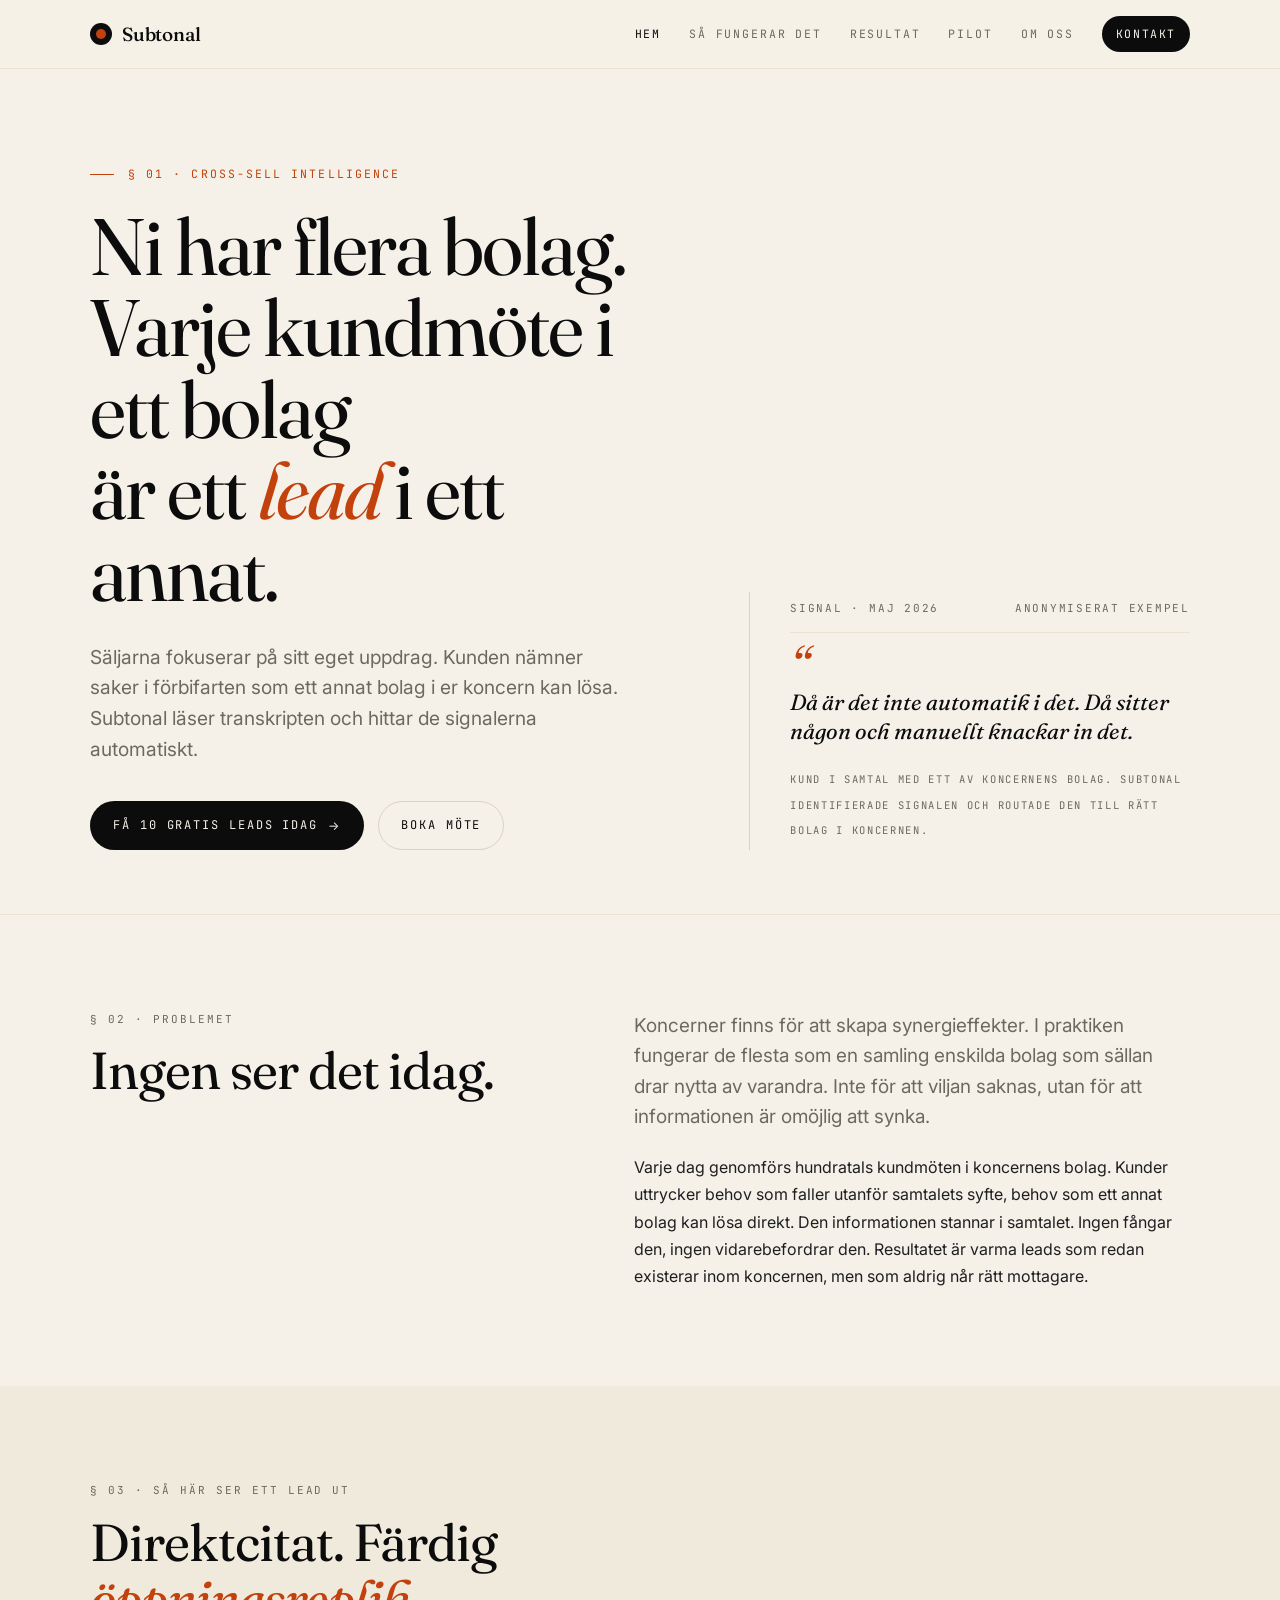
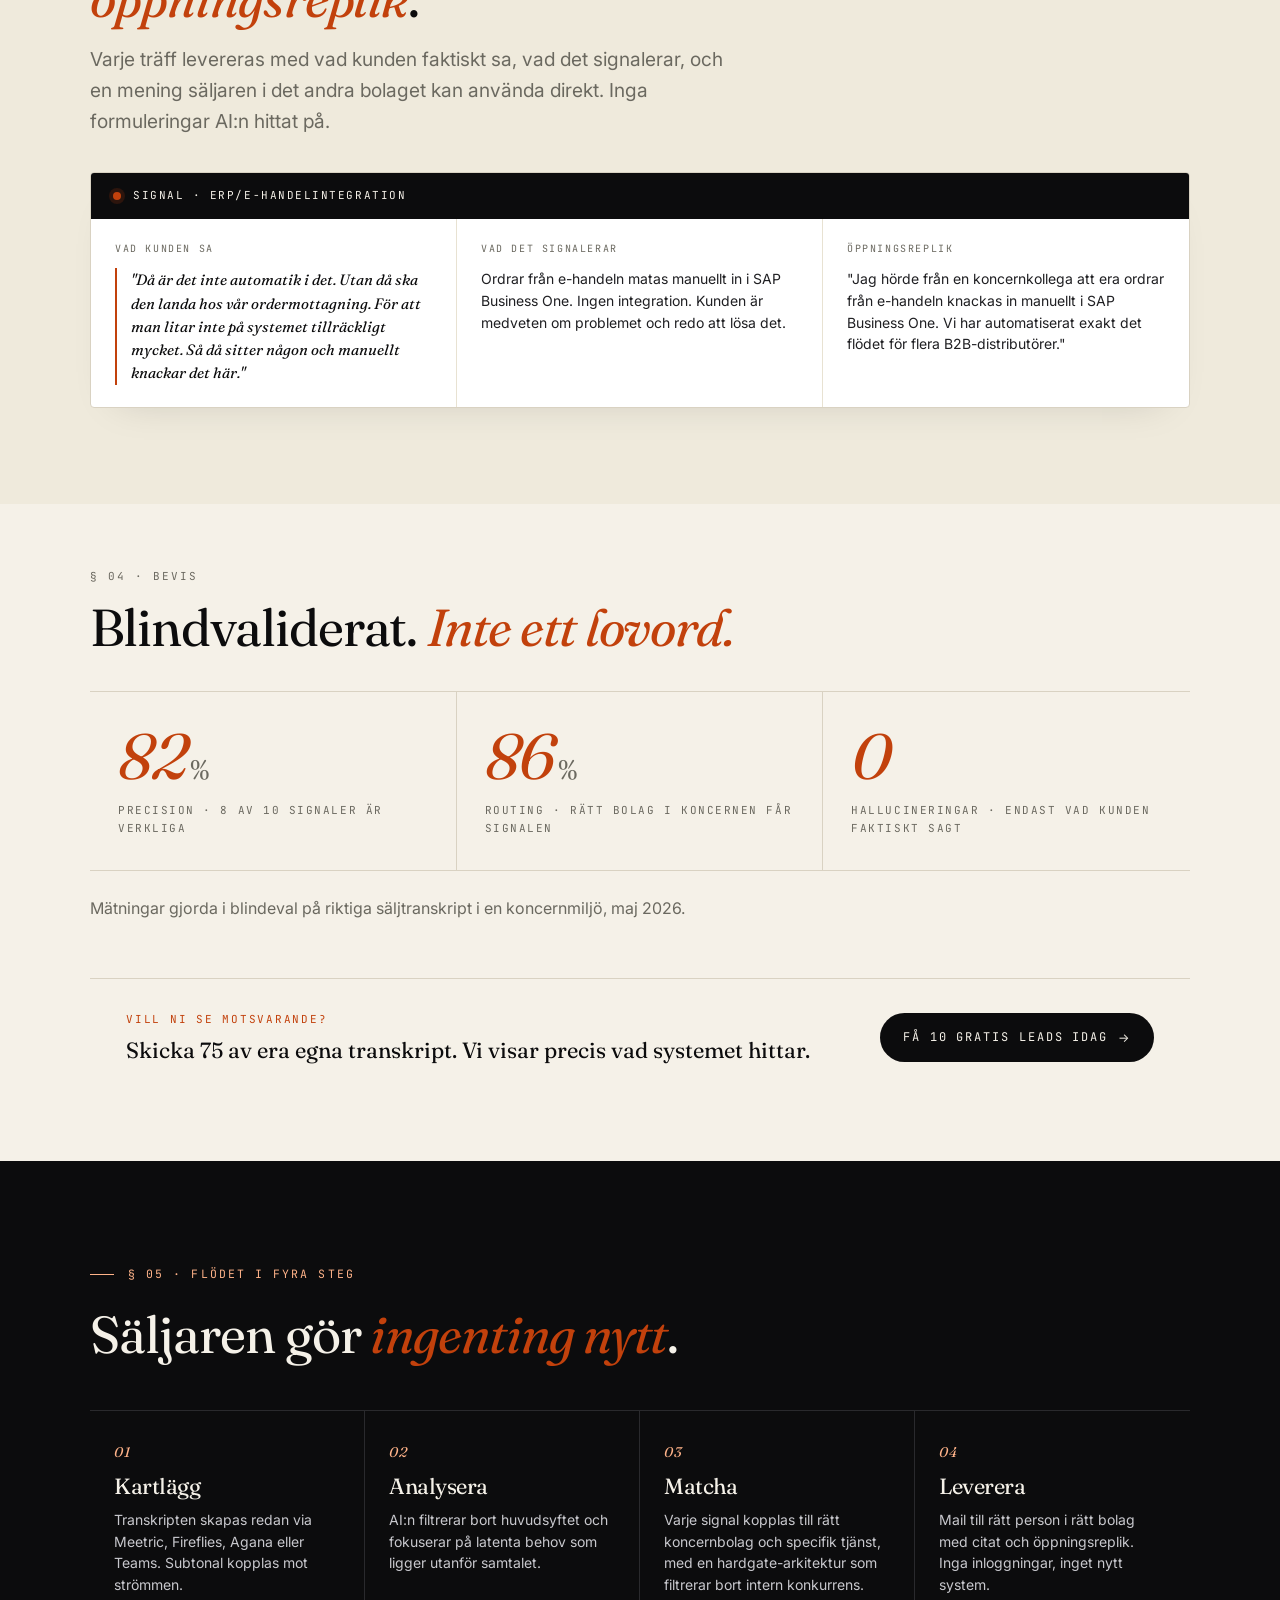
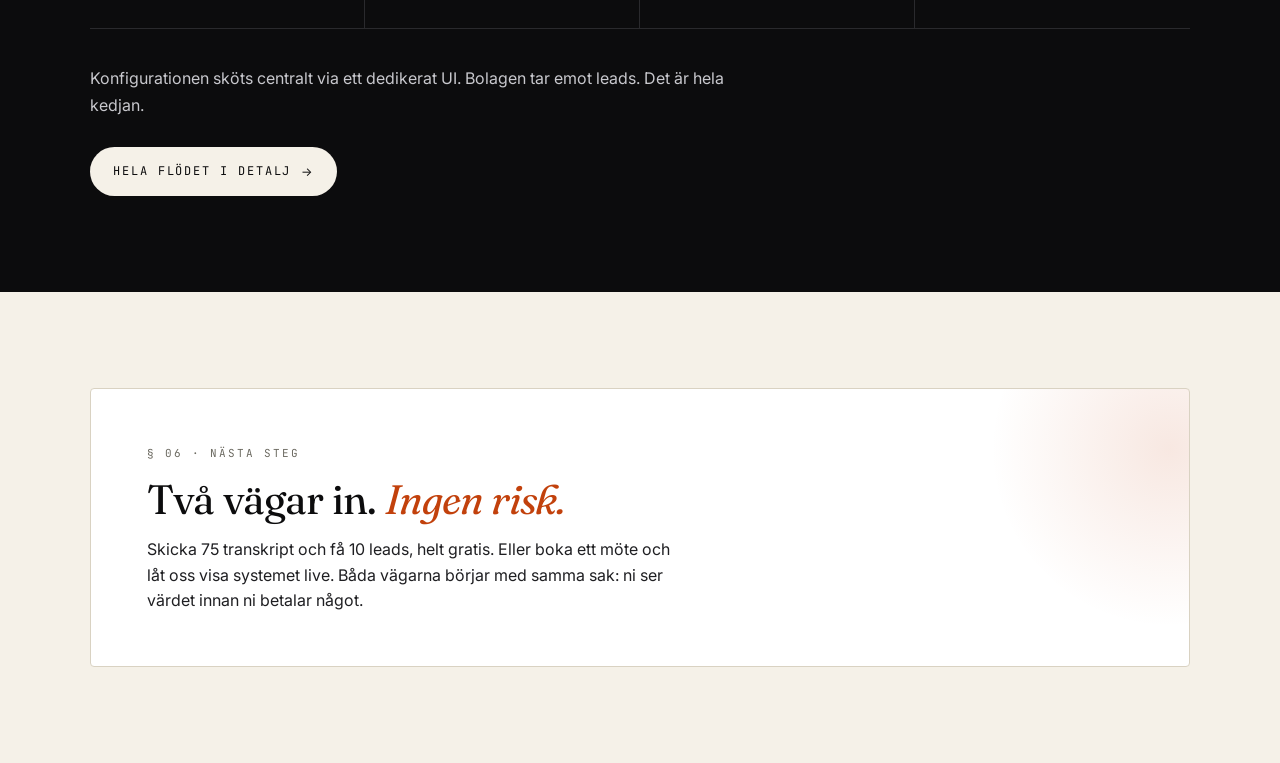
<file: index.html>
<!DOCTYPE html>
<html lang="sv">
<head>
<meta charset="UTF-8">
<meta name="viewport" content="width=device-width, initial-scale=1.0">
<title>Subtonal AI · Cross-sell intelligence för koncerner</title>
<meta name="description" content="Subtonal AI läser säljmöten i koncernens bolag och hittar de signaler som är ett lead i ett annat bolag. Inga nya rutiner, inga nya system.">
<link rel="icon" type="image/svg+xml" href="assets/favicon.svg">
<link rel="preconnect" href="https://fonts.googleapis.com">
<link rel="preconnect" href="https://fonts.gstatic.com" crossorigin>
<link href="https://fonts.googleapis.com/css2?family=Fraunces:ital,opsz,wght@0,9..144,300;0,9..144,400;0,9..144,500;1,9..144,400;1,9..144,500&family=Inter:wght@300;400;500;600&family=JetBrains+Mono:wght@400;500&display=swap" rel="stylesheet">
<link rel="stylesheet" href="assets/styles.css">
<style>
  /* === Page-specific layout =================================== */

  .hero {
    padding: 88px 0 64px;
    border-bottom: 1px solid var(--line-soft);
  }
  .hero-grid {
    display: grid;
    grid-template-columns: 1.35fr 1fr;
    gap: 64px;
    align-items: end;
  }
  .hero h1 {
    font-size: clamp(44px, 6.4vw, 80px);
    line-height: 1.02;
    letter-spacing: -0.025em;
    color: var(--ink);
  }
  .hero h1 em { font-style: italic; color: var(--accent); }
  .hero .lede { margin-top: 28px; max-width: 540px; }
  .hero-cta { margin-top: 36px; display: flex; gap: 14px; flex-wrap: wrap; }

  .hero-side {
    border-left: 1px solid var(--line);
    padding: 8px 0 8px 40px;
  }
  .hero-side .meta-row {
    display: flex;
    justify-content: space-between;
    font-family: var(--mono);
    font-size: 11px;
    letter-spacing: 0.16em;
    text-transform: uppercase;
    color: var(--muted);
    padding-bottom: 14px;
    border-bottom: 1px solid var(--line-soft);
    margin-bottom: 20px;
  }
  .hero-side blockquote {
    font-family: var(--serif);
    font-style: italic;
    font-size: 22px;
    line-height: 1.35;
    color: var(--ink);
    margin-bottom: 18px;
  }
  .hero-side blockquote::before {
    content: "“";
    font-size: 50px;
    line-height: 0.5;
    color: var(--accent);
    display: block;
    margin-bottom: 10px;
  }
  .hero-side cite {
    font-style: normal;
    font-family: var(--mono);
    font-size: 10.5px;
    letter-spacing: 0.16em;
    text-transform: uppercase;
    color: var(--muted);
  }

  @media (max-width: 920px) {
    .hero-grid { grid-template-columns: 1fr; gap: 44px; }
    .hero-side { border-left: none; border-top: 1px solid var(--line); padding: 28px 0 0; }
  }

  /* problem */
  .problem-grid {
    display: grid;
    grid-template-columns: 1fr 1.2fr;
    gap: 80px;
    align-items: start;
  }
  .problem-grid .lede { font-size: 19px; }
  @media (max-width: 820px) { .problem-grid { grid-template-columns: 1fr; gap: 32px; } }

  /* signal demo */
  .demo-intro { margin-bottom: 36px; max-width: 640px; }

  /* how-mini */
  .how-mini {
    display: grid;
    grid-template-columns: repeat(4, 1fr);
    gap: 0;
    border-top: 1px solid var(--line-dark);
    border-bottom: 1px solid var(--line-dark);
  }
  .how-step {
    padding: 30px 24px 32px;
    border-right: 1px solid var(--line-dark);
  }
  .how-step:last-child { border-right: none; }
  .how-step .num {
    font-family: var(--serif);
    font-style: italic;
    font-size: 14px;
    color: var(--accent-soft);
    margin-bottom: 12px;
    letter-spacing: 0.04em;
  }
  .how-step h3 {
    font-family: var(--serif);
    font-size: 22px;
    color: var(--paper);
    margin-bottom: 10px;
  }
  .how-step p { font-size: 14px; line-height: 1.55; color: #c8c8cd; }

  @media (max-width: 820px) {
    .how-mini { grid-template-columns: 1fr; }
    .how-step { border-right: none; border-bottom: 1px solid var(--line-dark); }
    .how-step:last-child { border-bottom: none; }
  }

  /* CTA strip */
  .cta-strip {
    background: var(--paper-card);
    border: 1px solid var(--line);
    border-radius: 4px;
    padding: 56px 56px 52px;
    display: grid;
    grid-template-columns: 1.3fr auto;
    gap: 48px;
    align-items: end;
    position: relative;
    overflow: hidden;
  }
  .cta-strip::after {
    content: "";
    position: absolute;
    top: -120px; right: -160px;
    width: 360px; height: 360px;
    background: radial-gradient(circle, rgba(194, 65, 12, 0.12), transparent 70%);
    pointer-events: none;
  }
  .cta-strip h2 {
    font-size: clamp(30px, 3.2vw, 44px);
    line-height: 1.08;
    margin-bottom: 16px;
  }
  .cta-strip h2 em { font-style: italic; color: var(--accent); }
  .cta-strip p { font-size: 16px; max-width: 540px; color: var(--ink-soft); line-height: 1.6; }
  .cta-strip .actions { display: flex; gap: 12px; }
  @media (max-width: 820px) {
    .cta-strip { grid-template-columns: 1fr; gap: 24px; padding: 36px 28px; }
  }
</style>
</head>
<body>

<header class="site-header">
  <div class="shell row">
    <a href="index.html" class="brand"><span class="brand-mark"></span> Subtonal</a>
    <button class="nav-toggle" aria-label="Meny" onclick="document.getElementById('nav').classList.toggle('open')">Meny</button>
    <nav class="nav" id="nav">
      <a href="index.html" class="active">Hem</a>
      <a href="sa-fungerar.html">Så fungerar det</a>
      <a href="resultat.html">Resultat</a>
      <a href="pilot.html">Pilot</a>
      <a href="om-oss.html">Om oss</a>
      <a href="kontakt.html" class="nav-cta">Kontakt</a>
    </nav>
  </div>
</header>

<main>

  <!-- HERO -->
  <section class="hero">
    <div class="shell">
      <div class="eyebrow">§ 01 · Cross-sell intelligence</div>
      <div class="hero-grid">
        <div>
          <h1>
            Ni har flera bolag.<br>
            Varje kundmöte i ett bolag<br>
            är ett <em>lead</em> i ett annat.
          </h1>
          <p class="lede">
            Säljarna fokuserar på sitt eget uppdrag. Kunden nämner saker i förbifarten som ett annat bolag i er koncern kan lösa. Subtonal läser transkripten och hittar de signalerna automatiskt.
          </p>
          <div class="hero-cta">
            <a href="mailto:Niklas@brightsales.se?subject=Subtonal%20%E2%80%93%20F%C3%A5%2010%20gratis%20leads&body=Hej%20Niklas%2C%0A%0AVi%20vill%20testa%20Subtonal%20gratis.%20Skicka%2075%20transkript%2C%20f%C3%A5%2010%20leads.%0A%0AKoncern%3A%20%0AKontaktperson%3A%20%0A%0AMVH" class="btn btn-primary btn-arrow">Få 10 gratis leads idag</a>
            <a href="mailto:Niklas@brightsales.se?subject=Subtonal%20%E2%80%93%20Boka%20m%C3%B6te&body=Hej%20Niklas%2C%0A%0AVi%20vill%20boka%20ett%20m%C3%B6te%20om%20Subtonal.%0A%0AKoncern%3A%20%0AKontaktperson%3A%20%0A%0AMVH" class="btn btn-ghost">Boka möte</a>
          </div>
        </div>
        <aside class="hero-side">
          <div class="meta-row">
            <span>Signal · Maj 2026</span>
            <span>Anonymiserat exempel</span>
          </div>
          <blockquote>
            Då är det inte automatik i det. Då sitter någon och manuellt knackar in det.
          </blockquote>
          <cite>Kund i samtal med ett av koncernens bolag. Subtonal identifierade signalen och routade den till rätt bolag i koncernen.</cite>
        </aside>
      </div>
    </div>
  </section>

  <!-- PROBLEM -->
  <section class="section">
    <div class="shell">
      <div class="problem-grid">
        <div>
          <div class="section-tag">§ 02 · Problemet</div>
          <h2 class="h1">Ingen ser det idag.</h2>
        </div>
        <div>
          <p class="lede" style="margin-bottom: 22px;">
            Koncerner finns för att skapa synergieffekter. I praktiken fungerar de flesta som en samling enskilda bolag som sällan drar nytta av varandra. Inte för att viljan saknas, utan för att informationen är omöjlig att synka.
          </p>
          <p class="body">
            Varje dag genomförs hundratals kundmöten i koncernens bolag. Kunder uttrycker behov som faller utanför samtalets syfte, behov som ett annat bolag kan lösa direkt. Den informationen stannar i samtalet. Ingen fångar den, ingen vidarebefordrar den. Resultatet är varma leads som redan existerar inom koncernen, men som aldrig når rätt mottagare.
          </p>
        </div>
      </div>
    </div>
  </section>

  <!-- LEAD CARD -->
  <section class="section warm">
    <div class="shell">
      <div class="demo-intro">
        <div class="section-tag">§ 03 · Så här ser ett lead ut</div>
        <h2 class="h1">Direktcitat. Färdig <em class="accent">öppningsreplik</em>.</h2>
        <p class="lede" style="margin-top: 18px;">
          Varje träff levereras med vad kunden faktiskt sa, vad det signalerar, och en mening säljaren i det andra bolaget kan använda direkt. Inga formuleringar AI:n hittat på.
        </p>
      </div>

      <div class="lead-card">
        <div class="lead-head">
          <span class="signal-dot"></span>
          <span>Signal · ERP/e-handelintegration</span>
        </div>
        <div class="lead-body">
          <div class="lead-col">
            <div class="lead-col-label">Vad kunden sa</div>
            <p class="lead-quote">"Då är det inte automatik i det. Utan då ska den landa hos vår ordermottagning. För att man litar inte på systemet tillräckligt mycket. Så då sitter någon och manuellt knackar det här."</p>
          </div>
          <div class="lead-col">
            <div class="lead-col-label">Vad det signalerar</div>
            <p>Ordrar från e-handeln matas manuellt in i SAP Business One. Ingen integration. Kunden är medveten om problemet och redo att lösa det.</p>
          </div>
          <div class="lead-col">
            <div class="lead-col-label">Öppningsreplik</div>
            <p>"Jag hörde från en koncernkollega att era ordrar från e-handeln knackas in manuellt i SAP Business One. Vi har automatiserat exakt det flödet för flera B2B-distributörer."</p>
          </div>
        </div>
      </div>
    </div>
  </section>

  <!-- METRICS -->
  <section class="section tight">
    <div class="shell">
      <div class="section-tag">§ 04 · Bevis</div>
      <h2 class="h1" style="max-width: 760px; margin-bottom: 36px;">
        Blindvaliderat. <em class="accent">Inte ett lovord.</em>
      </h2>
      <div class="stats-row">
        <div class="stat-cell">
          <div class="stat-num"><em>82</em><span class="unit">%</span></div>
          <div class="stat-label">Precision · 8 av 10 signaler är verkliga</div>
        </div>
        <div class="stat-cell">
          <div class="stat-num"><em>86</em><span class="unit">%</span></div>
          <div class="stat-label">Routing · Rätt bolag i koncernen får signalen</div>
        </div>
        <div class="stat-cell">
          <div class="stat-num"><em>0</em></div>
          <div class="stat-label">Hallucineringar · Endast vad kunden faktiskt sagt</div>
        </div>
      </div>
      <p class="body" style="margin-top: 24px; max-width: 720px; color: var(--muted);">
        Mätningar gjorda i blindeval på riktiga säljtranskript i en koncernmiljö, maj 2026.
      </p>

      <div style="margin-top: 56px; padding: 32px 36px; border-top: 1px solid var(--line); display: flex; align-items: center; justify-content: space-between; gap: 28px; flex-wrap: wrap;">
        <div style="flex: 1; min-width: 280px;">
          <div style="font-family: var(--mono); font-size: 11px; letter-spacing: 0.16em; text-transform: uppercase; color: var(--accent); margin-bottom: 8px;">Vill ni se motsvarande?</div>
          <p style="font-family: var(--serif); font-size: 22px; line-height: 1.3; color: var(--ink); font-weight: 400;">Skicka 75 av era egna transkript. Vi visar precis vad systemet hittar.</p>
        </div>
        <a href="mailto:Niklas@brightsales.se?subject=Subtonal%20%E2%80%93%20F%C3%A5%2010%20gratis%20leads&body=Hej%20Niklas%2C%0A%0AVi%20vill%20testa%20Subtonal%20gratis.%20Skicka%2075%20transkript%2C%20f%C3%A5%2010%20leads.%0A%0AKoncern%3A%20%0AKontaktperson%3A%20%0A%0AMVH" class="btn btn-primary btn-arrow" style="flex-shrink: 0;">Få 10 gratis leads idag</a>
      </div>
    </div>
  </section>

  <!-- HOW MINI -->
  <section class="section dark">
    <div class="shell">
      <div class="eyebrow on-dark">§ 05 · Flödet i fyra steg</div>
      <h2 class="h1" style="color: var(--paper); max-width: 720px; margin-bottom: 48px;">
        Säljaren gör <em class="accent">ingenting nytt</em>.
      </h2>

      <div class="how-mini">
        <div class="how-step">
          <div class="num">01</div>
          <h3>Kartlägg</h3>
          <p>Transkripten skapas redan via Meetric, Fireflies, Agana eller Teams. Subtonal kopplas mot strömmen.</p>
        </div>
        <div class="how-step">
          <div class="num">02</div>
          <h3>Analysera</h3>
          <p>AI:n filtrerar bort huvudsyftet och fokuserar på latenta behov som ligger utanför samtalet.</p>
        </div>
        <div class="how-step">
          <div class="num">03</div>
          <h3>Matcha</h3>
          <p>Varje signal kopplas till rätt koncernbolag och specifik tjänst, med en hardgate-arkitektur som filtrerar bort intern konkurrens.</p>
        </div>
        <div class="how-step">
          <div class="num">04</div>
          <h3>Leverera</h3>
          <p>Mail till rätt person i rätt bolag med citat och öppningsreplik. Inga inloggningar, inget nytt system.</p>
        </div>
      </div>

      <p class="body on-dark" style="margin-top: 36px; max-width: 680px;">
        Konfigurationen sköts centralt via ett dedikerat UI. Bolagen tar emot leads. Det är hela kedjan.
      </p>
      <a href="sa-fungerar.html" class="btn btn-on-dark btn-arrow" style="margin-top: 28px;">Hela flödet i detalj</a>
    </div>
  </section>

  <!-- CTA -->
  <section class="section">
    <div class="shell">
      <div class="cta-strip">
        <div>
          <div class="section-tag">§ 06 · Nästa steg</div>
          <h2>Två vägar in. <em>Ingen risk.</em></h2>
          <p>Skicka 75 transkript och få 10 leads, helt gratis. Eller boka ett möte och låt oss visa systemet live. Båda vägarna börjar med samma sak: ni ser värdet innan ni betalar något.</p>
        </div>
        <div class="actions" style="flex-direction: column; align-items: stretch;">
          <a href="mailto:Niklas@brightsales.se?subject=Subtonal%20%E2%80%93%20F%C3%A5%2015%20gra
</file>
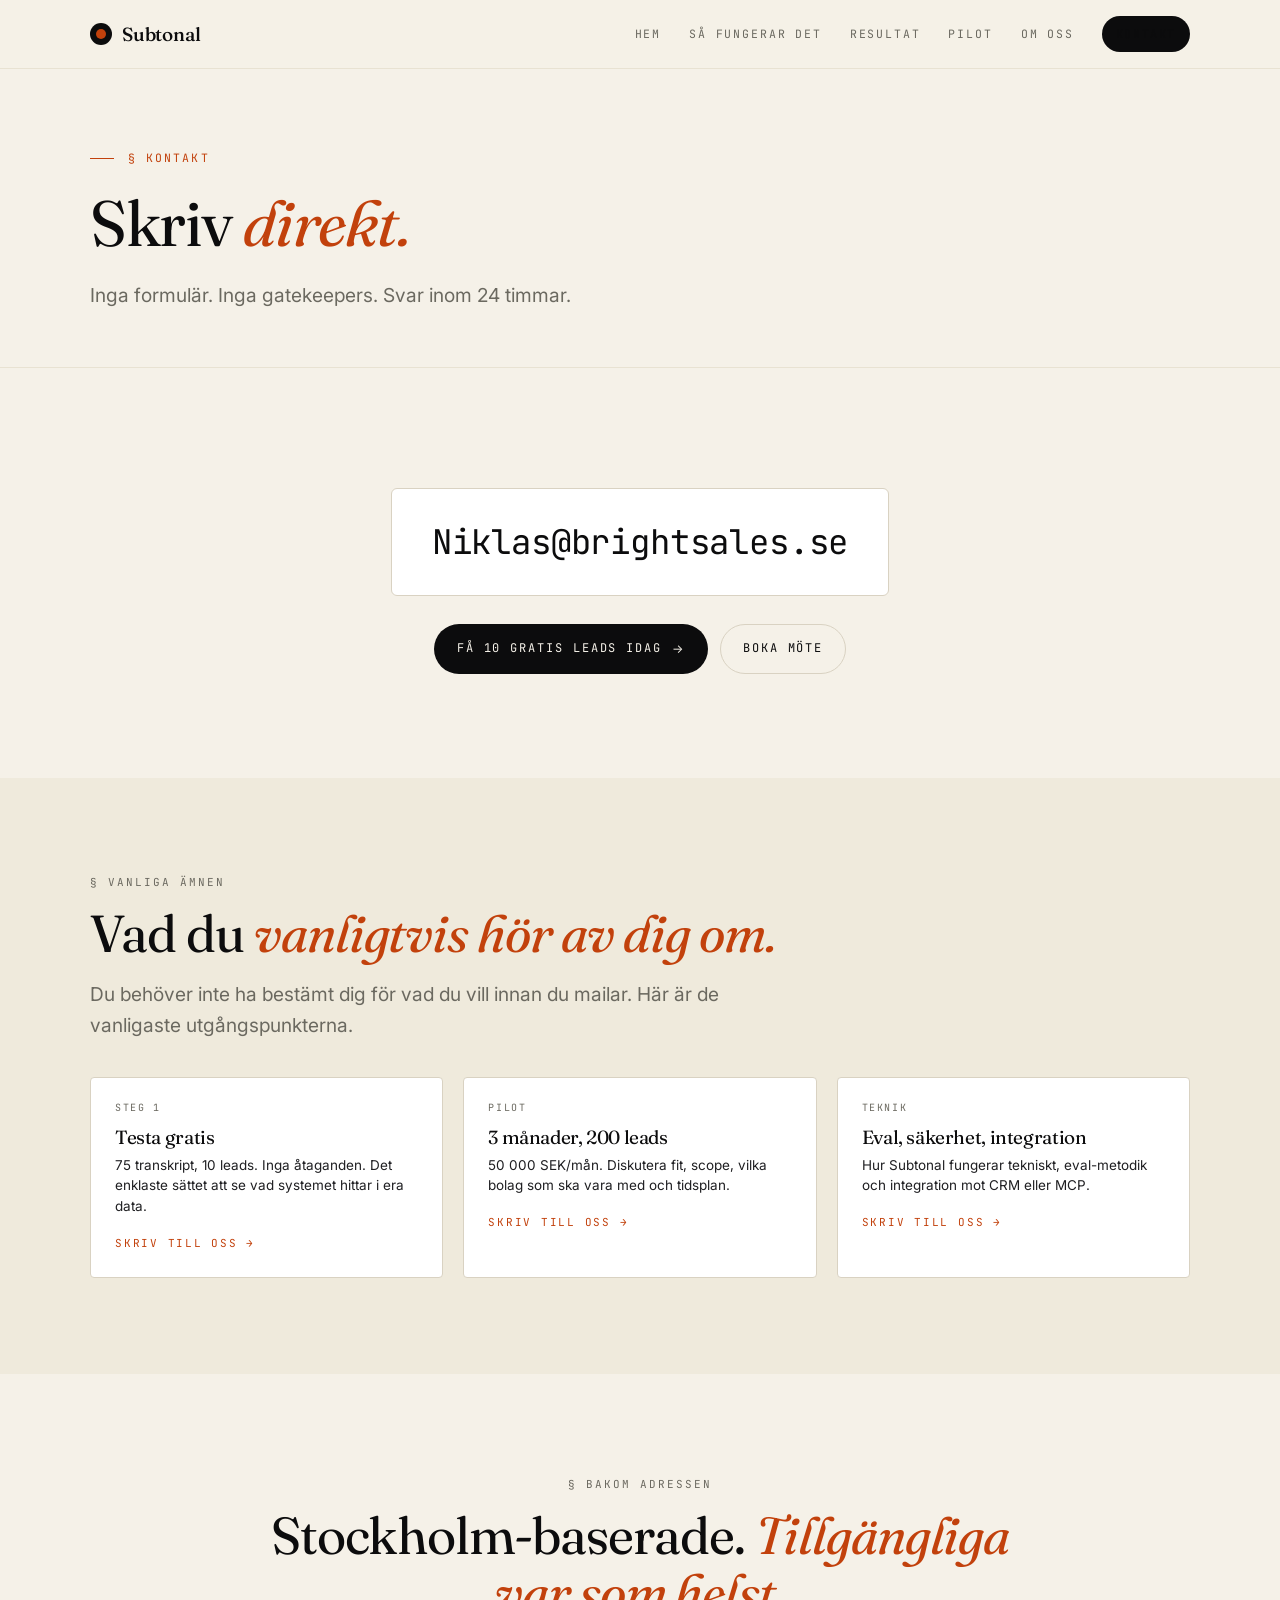
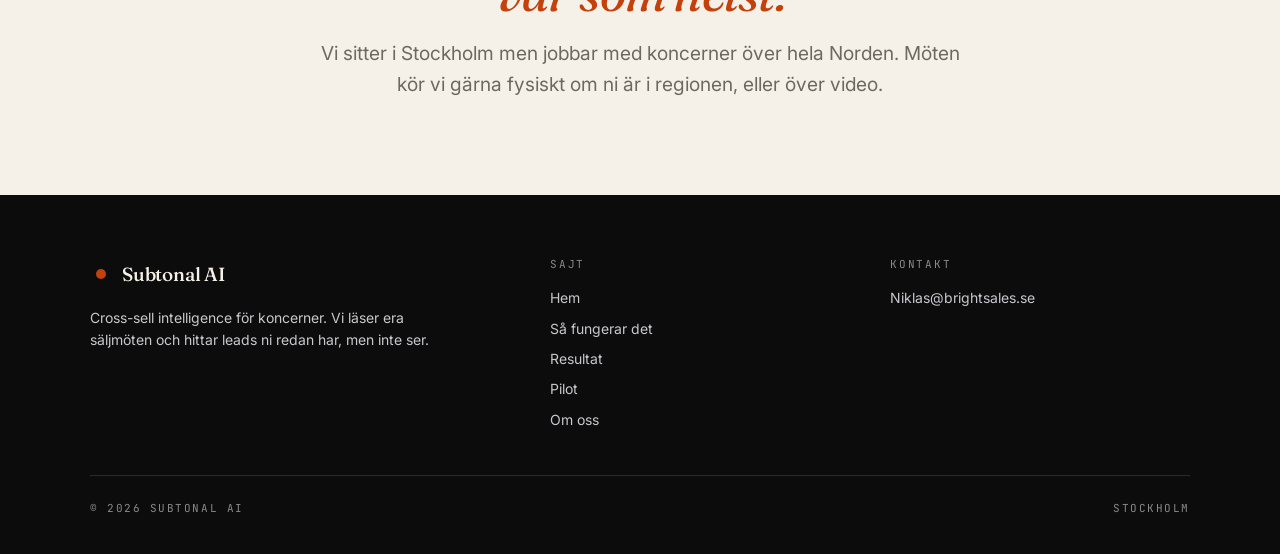
<file: kontakt.html>
<!DOCTYPE html>
<html lang="sv">
<head>
<meta charset="UTF-8">
<meta name="viewport" content="width=device-width, initial-scale=1.0">
<title>Kontakt · Subtonal AI</title>
<meta name="description" content="Skriv direkt till oss. Inga formulär, inga gatekeepers. Svar inom 24 timmar.">
<link rel="icon" type="image/svg+xml" href="assets/favicon.svg">
<link rel="preconnect" href="https://fonts.googleapis.com">
<link rel="preconnect" href="https://fonts.gstatic.com" crossorigin>
<link href="https://fonts.googleapis.com/css2?family=Fraunces:ital,opsz,wght@0,9..144,300;0,9..144,400;0,9..144,500;1,9..144,400;1,9..144,500&family=Inter:wght@300;400;500;600&family=JetBrains+Mono:wght@400;500&display=swap" rel="stylesheet">
<link rel="stylesheet" href="assets/styles.css">
<style>
  .page-hero { padding: 72px 0 56px; border-bottom: 1px solid var(--line-soft); }
  .page-hero h1 { font-size: clamp(38px, 5.4vw, 64px); line-height: 1.04; max-width: 880px; }
  .page-hero h1 em { font-style: italic; color: var(--accent); }
  .page-hero .lede { margin-top: 24px; max-width: 660px; }

  .contact-grid {
    display: grid;
    grid-template-columns: 1fr 1fr;
    gap: 32px;
    margin-top: 40px;
  }
  @media (max-width: 820px) { .contact-grid { grid-template-columns: 1fr; } }

  .contact-card {
    background: var(--paper-card);
    border: 1px solid var(--line);
    border-radius: 4px;
    padding: 44px 40px;
    display: flex;
    flex-direction: column;
    transition: border-color 0.2s, box-shadow 0.2s;
  }
  .contact-card:hover {
    border-color: var(--ink);
    box-shadow: 0 22px 50px -32px rgba(0,0,0,0.22);
  }
  .contact-card .role {
    font-family: var(--mono);
    font-size: 11px;
    letter-spacing: 0.18em;
    text-transform: uppercase;
    color: var(--accent);
    margin-bottom: 16px;
  }
  .contact-card h2 {
    font-family: var(--serif);
    font-size: 36px;
    line-height: 1.1;
    margin-bottom: 8px;
  }
  .contact-card p {
    font-size: 15px;
    line-height: 1.65;
    color: var(--ink-soft);
    margin-bottom: 24px;
  }
  .contact-card .email {
    font-family: var(--mono);
    font-size: 16px;
    color: var(--ink);
    padding: 14px 18px;
    background: var(--paper-warm);
    border-radius: 4px;
    margin-bottom: 18px;
    display: block;
    transition: background 0.18s;
  }
  .contact-card .email:hover { background: var(--highlight); }
  .contact-card .actions { margin-top: auto; display: flex; gap: 12px; flex-wrap: wrap; }

  .topics {
    display: grid;
    grid-template-columns: repeat(3, 1fr);
    gap: 20px;
    margin-top: 36px;
  }
  @media (max-width: 820px) { .topics { grid-template-columns: 1fr; } }
  .topic {
    border: 1px solid var(--line);
    padding: 22px 24px;
    border-radius: 4px;
    background: var(--paper-card);
  }
  .topic .topic-label {
    font-family: var(--mono);
    font-size: 10px;
    letter-spacing: 0.16em;
    text-transform: uppercase;
    color: var(--muted);
    margin-bottom: 10px;
  }
  .topic h4 {
    font-family: var(--serif);
    font-size: 19px;
    line-height: 1.2;
    margin-bottom: 6px;
  }
  .topic p { font-size: 13.5px; line-height: 1.55; color: var(--ink-soft); margin-bottom: 12px; }
  .topic a {
    font-family: var(--mono);
    font-size: 11px;
    letter-spacing: 0.16em;
    text-transform: uppercase;
    color: var(--accent);
  }
  .topic a:hover { color: var(--accent-deep); }
  .topic a::after { content: " →"; }
</style>
</head>
<body>

<header class="site-header">
  <div class="shell row">
    <a href="index.html" class="brand"><span class="brand-mark"></span> Subtonal</a>
    <button class="nav-toggle" aria-label="Meny" onclick="document.getElementById('nav').classList.toggle('open')">Meny</button>
    <nav class="nav" id="nav">
      <a href="index.html">Hem</a>
      <a href="sa-fungerar.html">Så fungerar det</a>
      <a href="resultat.html">Resultat</a>
      <a href="pilot.html">Pilot</a>
      <a href="om-oss.html">Om oss</a>
      <a href="kontakt.html" class="nav-cta active">Kontakt</a>
    </nav>
  </div>
</header>

<main>

  <section class="page-hero">
    <div class="shell">
      <div class="eyebrow">§ Kontakt</div>
      <h1>Skriv <em>direkt.</em></h1>
      <p class="lede">
        Inga formulär. Inga gatekeepers. Svar inom 24 timmar.
      </p>
    </div>
  </section>

  <!-- CONTACT (single block) -->
  <section class="section">
    <div class="shell narrow">
      <div style="text-align: center; padding: 24px 0 8px;">
        <a href="mailto:Niklas@brightsales.se?subject=Subtonal" style="display: inline-block; font-family: var(--mono); font-size: clamp(22px, 3.2vw, 34px); color: var(--ink); padding: 26px 40px; background: var(--paper-card); border: 1px solid var(--line); border-radius: 6px; margin-bottom: 28px; letter-spacing: -0.005em; transition: border-color 0.18s, box-shadow 0.18s;">Niklas@brightsales.se</a>
        <div style="display: flex; gap: 12px; justify-content: center; flex-wrap: wrap;">
          <a href="mailto:Niklas@brightsales.se?subject=Subtonal%20%E2%80%93%20F%C3%A5%2010%20gratis%20leads&body=Hej%2C%0A%0AVi%20vill%20testa%20Subtonal%20gratis.%20Skicka%2075%20transkript%2C%20f%C3%A5%2010%20leads.%0A%0AKoncern%3A%20%0AKontaktperson%3A%20%0A%0AMVH" class="btn btn-primary btn-arrow">Få 10 gratis leads idag</a>
          <a href="mailto:Niklas@brightsales.se?subject=Subtonal%20%E2%80%93%20Boka%20m%C3%B6te&body=Hej%2C%0A%0AVi%20vill%20boka%20ett%20m%C3%B6te%20om%20Subtonal.%0A%0AKoncern%3A%20%0AKontaktperson%3A%20%0A%0AMVH" class="btn btn-ghost">Boka möte</a>
        </div>
      </div>
    </div>
  </section>

  <!-- TOPICS -->
  <section class="section warm">
    <div class="shell">
      <div class="section-tag">§ Vanliga ämnen</div>
      <h2 class="h1" style="max-width: 760px;">Vad du <em class="accent">vanligtvis hör av dig om.</em></h2>
      <p class="lede" style="margin-top: 18px; max-width: 660px;">
        Du behöver inte ha bestämt dig för vad du vill innan du mailar. Här är de vanligaste utgångspunkterna.
      </p>

      <div class="topics">
        <div class="topic">
          <div class="topic-label">Steg 1</div>
          <h4>Testa gratis</h4>
          <p>75 transkript, 10 leads. Inga åtaganden. Det enklaste sättet att se vad systemet hittar i era data.</p>
          <a href="mailto:Niklas@brightsales.se?subject=Subtonal%20%E2%80%93%2075%20transkript">Skriv till oss</a>
        </div>
        <div class="topic">
          <div class="topic-label">Pilot</div>
          <h4>3 månader, 200 leads</h4>
          <p>50 000 SEK/mån. Diskutera fit, scope, vilka bolag som ska vara med och tidsplan.</p>
          <a href="mailto:Niklas@brightsales.se?subject=Subtonal%20%E2%80%93%20Pilot">Skriv till oss</a>
        </div>
        <div class="topic">
          <div class="topic-label">Teknik</div>
          <h4>Eval, säkerhet, integration</h4>
          <p>Hur Subtonal fungerar tekniskt, eval-metodik och integration mot CRM eller MCP.</p>
          <a href="mailto:Niklas@brightsales.se?subject=Subtonal%20%E2%80%93%20Teknik">Skriv till oss</a>
        </div>
      </div>
    </div>
  </section>

  <!-- LOCATION / META -->
  <section class="section">
    <div class="shell narrow">
      <div style="text-align: center;">
        <div class="section-tag" style="display: inline-block;">§ Bakom adressen</div>
        <h2 class="h1" style="margin-bottom: 18px;">Stockholm-baserade. <em class="accent">Tillgängliga var som helst.</em></h2>
        <p class="lede" style="margin: 0 auto;">
          Vi sitter i Stockholm men jobbar med koncerner över hela Norden. Möten kör vi gärna fysiskt om ni är i regionen, eller över video.
        </p>
      </div>
    </div>
  </section>

</main>

<footer class="site-footer">
  <div class="shell">
    <div class="row">
      <div>
        <div class="brand" style="color: var(--paper);"><span class="brand-mark"></span> Subtonal AI</div>
        <p style="color: #c8c8cd; margin-top: 14px; font-size: 14px; max-width: 360px; line-height: 1.6;">
          Cross-sell intelligence för koncerner. Vi läser era säljmöten och hittar leads ni redan har, men inte ser.
        </p>
      </div>
      <div>
        <h4>Sajt</h4>
        <ul>
          <li><a href="index.html">Hem</a></li>
          <li><a href="sa-fungerar.html">Så fungerar det</a></li>
          <li><a href="resultat.html">Resultat</a></li>
          <li><a href="pilot.html">Pilot</a></li>
          <li><a href="om-oss.html">Om oss</a></li>
        </ul>
      </div>
      <div>
        <h4>Kontakt</h4>
        <ul>
          <li><a href="mailto:Niklas@brightsales.se">Niklas@brightsales.se</a></li>
        </ul>
      </div>
    </div>
    <div class="legal">
      <span>© 2026 Subtonal AI</span>
      <span>Stockholm</span>
    </div>
  </div>
</footer>

</body>
</html>
</file>
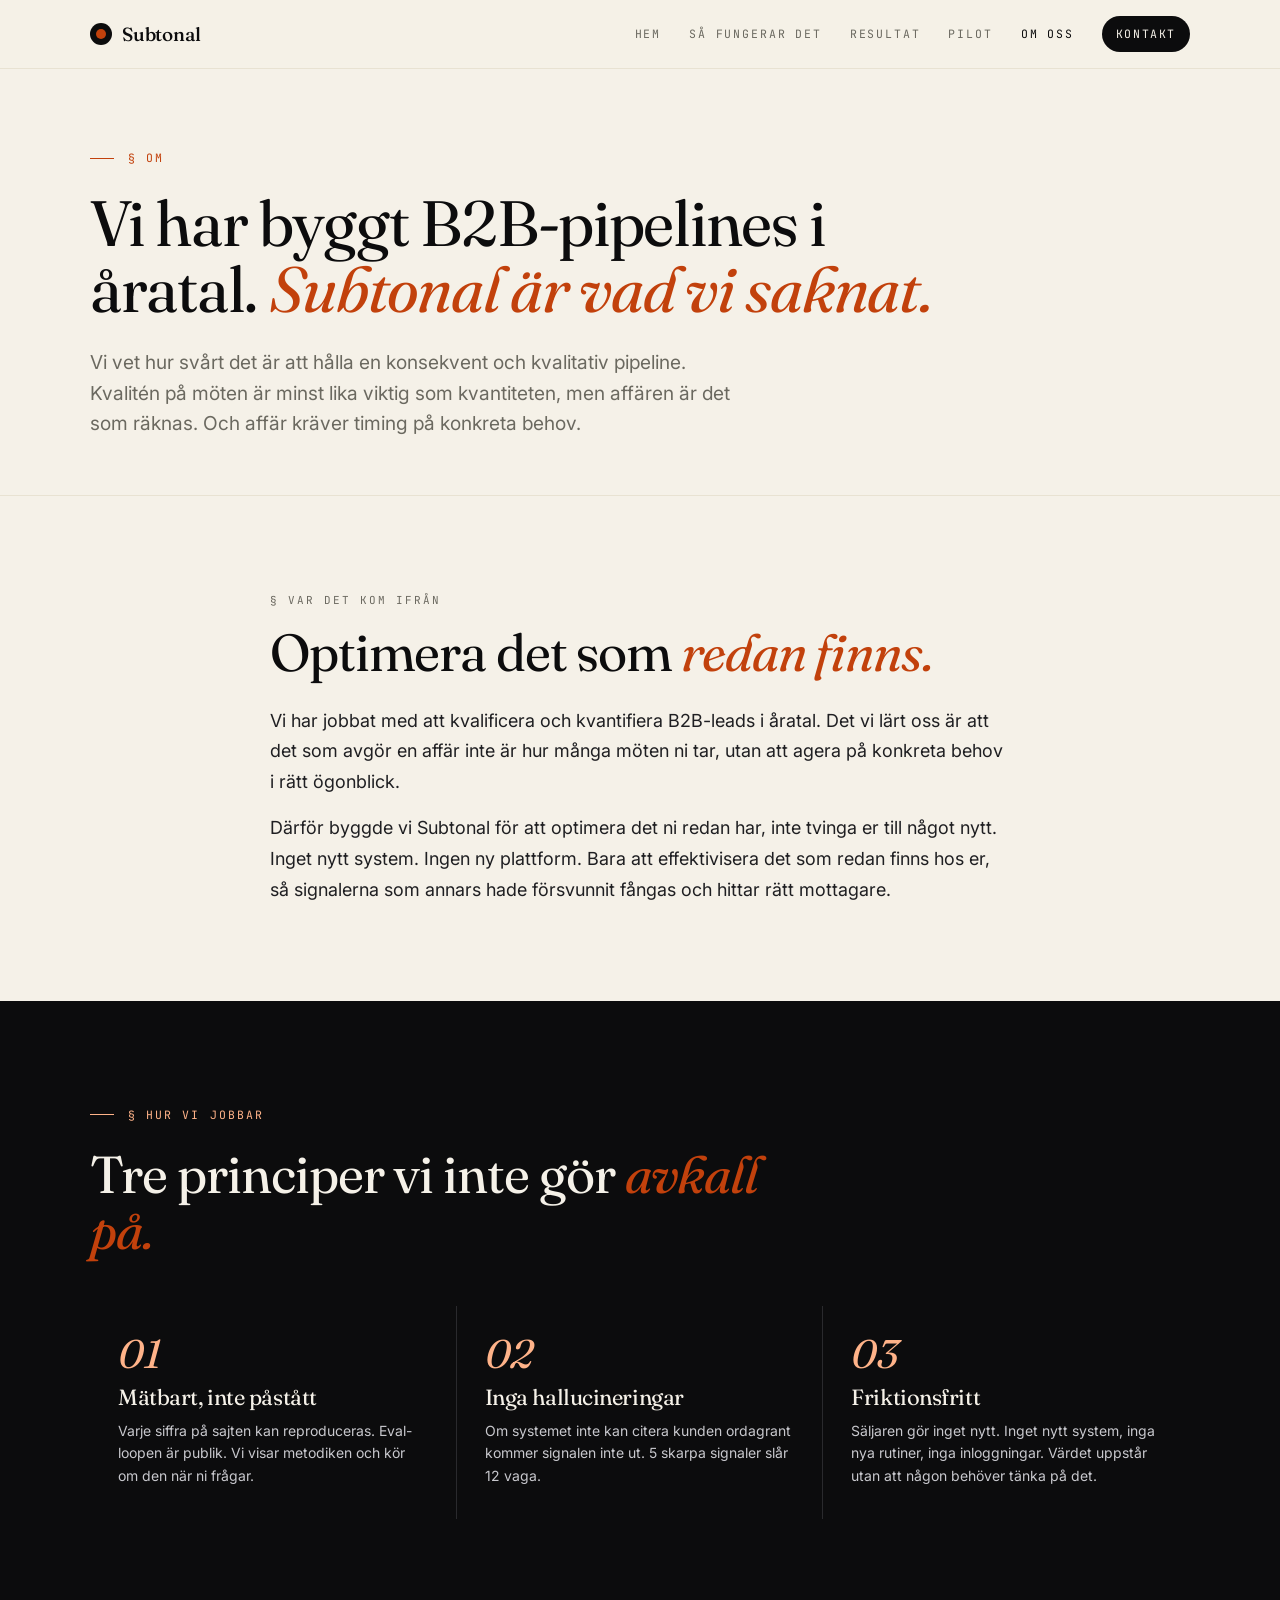
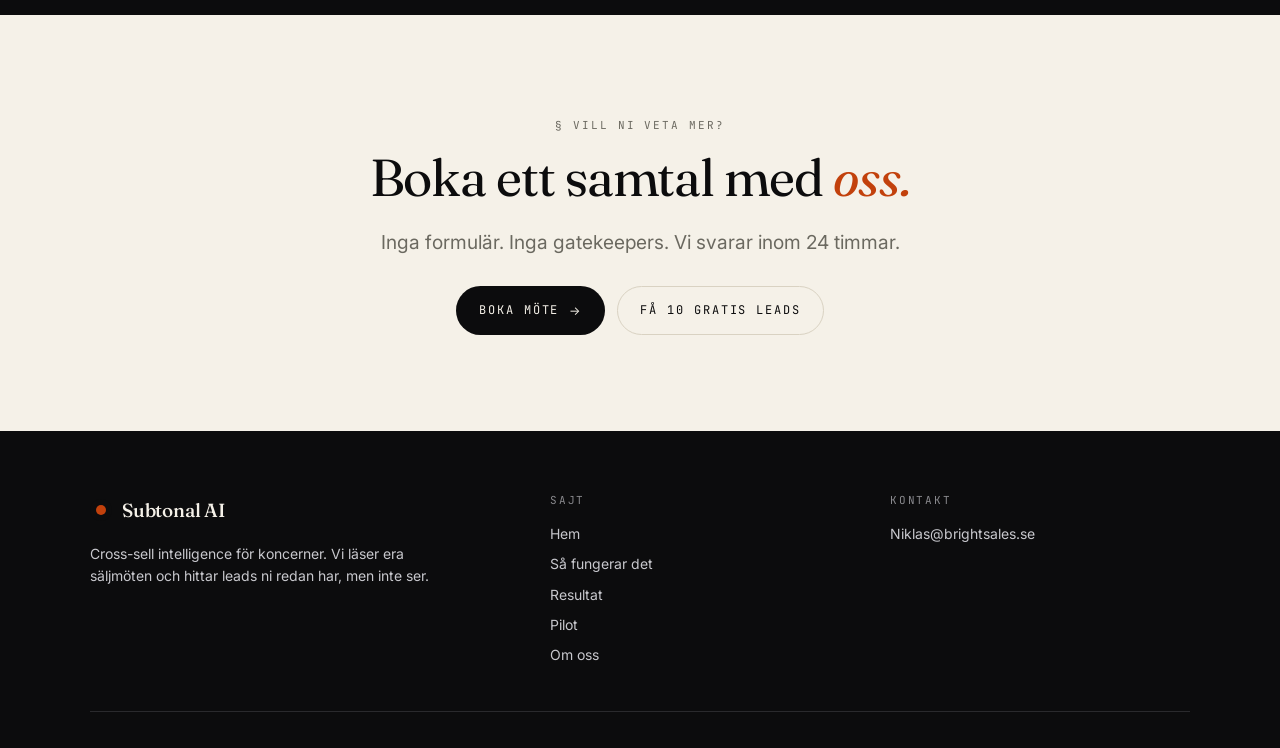
<file: om-oss.html>
<!DOCTYPE html>
<html lang="sv">
<head>
<meta charset="UTF-8">
<meta name="viewport" content="width=device-width, initial-scale=1.0">
<title>Om · Subtonal AI</title>
<meta name="description" content="Vi har byggt B2B-pipelines i åratal. Subtonal är vad vi saknat. Tre principer vi inte gör avkall på.">
<link rel="icon" type="image/svg+xml" href="assets/favicon.svg">
<link rel="preconnect" href="https://fonts.googleapis.com">
<link rel="preconnect" href="https://fonts.gstatic.com" crossorigin>
<link href="https://fonts.googleapis.com/css2?family=Fraunces:ital,opsz,wght@0,9..144,300;0,9..144,400;0,9..144,500;1,9..144,400;1,9..144,500&family=Inter:wght@300;400;500;600&family=JetBrains+Mono:wght@400;500&display=swap" rel="stylesheet">
<link rel="stylesheet" href="assets/styles.css">
<style>
  .page-hero { padding: 72px 0 56px; border-bottom: 1px solid var(--line-soft); }
  .page-hero h1 { font-size: clamp(38px, 5.4vw, 64px); line-height: 1.04; max-width: 880px; }
  .page-hero h1 em { font-style: italic; color: var(--accent); }
  .page-hero .lede { margin-top: 24px; max-width: 660px; }

  /* origin */
  .origin {
    display: grid;
    grid-template-columns: 1fr 1fr;
    gap: 64px;
    align-items: start;
  }
  @media (max-width: 820px) { .origin { grid-template-columns: 1fr; gap: 28px; } }
  .origin .body { font-size: 17px; line-height: 1.7; color: var(--ink-soft); }
  .origin .body p + p { margin-top: 16px; }

  /* team */
  .team-grid {
    display: grid;
    grid-template-columns: repeat(3, 1fr);
    gap: 28px;
    margin-top: 48px;
  }
  @media (max-width: 820px) { .team-grid { grid-template-columns: 1fr; } }

  .person {
    background: var(--paper-card);
    border: 1px solid var(--line);
    border-radius: 4px;
    overflow: hidden;
    display: flex;
    flex-direction: column;
  }
  .person .photo {
    aspect-ratio: 4/5;
    background: var(--paper-warm);
    overflow: hidden;
    position: relative;
    display: flex;
    align-items: center;
    justify-content: center;
  }
  .person .photo img {
    width: 100%;
    height: 100%;
    object-fit: cover;
  }
  .person .photo .fallback {
    font-family: var(--serif);
    font-style: italic;
    font-size: 96px;
    color: var(--accent);
  }
  .person .info { padding: 26px 28px 30px; }
  .person h3 {
    font-family: var(--serif);
    font-size: 26px;
    line-height: 1.15;
    margin-bottom: 4px;
  }
  .person .role {
    font-family: var(--mono);
    font-size: 11px;
    letter-spacing: 0.16em;
    text-transform: uppercase;
    color: var(--accent);
    margin-bottom: 14px;
  }
  .person p {
    font-size: 14px;
    line-height: 1.6;
    color: var(--ink-soft);
  }
  .person .contact {
    margin-top: 14px;
    font-family: var(--mono);
    font-size: 12px;
    letter-spacing: 0.04em;
    color: var(--ink);
    border-top: 1px solid var(--line-soft);
    padding-top: 14px;
  }

  /* values */
  .values { display: grid; grid-template-columns: repeat(3, 1fr); gap: 0; margin-top: 48px; }
  .value {
    padding: 28px 28px 32px;
    border-right: 1px solid var(--line-dark);
  }
  .value:last-child { border-right: none; }
  .value .num {
    font-family: var(--serif);
    font-style: italic;
    font-size: 40px;
    color: var(--accent-soft);
    line-height: 1;
    margin-bottom: 12px;
  }
  .value h4 {
    font-family: var(--serif);
    font-size: 22px;
    color: var(--paper);
    margin-bottom: 10px;
  }
  .value p { font-size: 14px; line-height: 1.6; color: #c8c8cd; }
  @media (max-width: 820px) {
    .values { grid-template-columns: 1fr; }
    .value { border-right: none; border-bottom: 1px solid var(--line-dark); }
    .value:last-child { border-bottom: none; }
  }
</style>
</head>
<body>

<header class="site-header">
  <div class="shell row">
    <a href="index.html" class="brand"><span class="brand-mark"></span> Subtonal</a>
    <button class="nav-toggle" aria-label="Meny" onclick="document.getElementById('nav').classList.toggle('open')">Meny</button>
    <nav class="nav" id="nav">
      <a href="index.html">Hem</a>
      <a href="sa-fungerar.html">Så fungerar det</a>
      <a href="resultat.html">Resultat</a>
      <a href="pilot.html">Pilot</a>
      <a href="om-oss.html" class="active">Om oss</a>
      <a href="kontakt.html" class="nav-cta">Kontakt</a>
    </nav>
  </div>
</header>

<main>

  <section class="page-hero">
    <div class="shell">
      <div class="eyebrow">§ Om</div>
      <h1>Vi har byggt B2B-pipelines i åratal. <em>Subtonal är vad vi saknat.</em></h1>
      <p class="lede">
        Vi vet hur svårt det är att hålla en konsekvent och kvalitativ pipeline. Kvalitén på möten är minst lika viktig som kvantiteten, men affären är det som räknas. Och affär kräver timing på konkreta behov.
      </p>
    </div>
  </section>

  <!-- ORIGIN (kort) -->
  <section class="section">
    <div class="shell narrow">
      <div class="section-tag">§ Var det kom ifrån</div>
      <h2 class="h1" style="margin-bottom: 26px;">Optimera det som <em class="accent">redan finns.</em></h2>
      <p class="body" style="font-size: 18px; line-height: 1.7;">
        Vi har jobbat med att kvalificera och kvantifiera B2B-leads i åratal. Det vi lärt oss är att det som avgör en affär inte är hur många möten ni tar, utan att agera på konkreta behov i rätt ögonblick.
      </p>
      <p class="body" style="font-size: 18px; line-height: 1.7; margin-top: 16px;">
        Därför byggde vi Subtonal för att optimera det ni redan har, inte tvinga er till något nytt. Inget nytt system. Ingen ny plattform. Bara att effektivisera det som redan finns hos er, så signalerna som annars hade försvunnit fångas och hittar rätt mottagare.
      </p>
    </div>
  </section>

  <!-- VALUES -->
  <section class="section dark">
    <div class="shell">
      <div class="eyebrow on-dark">§ Hur vi jobbar</div>
      <h2 class="h1" style="color: var(--paper); max-width: 720px;">
        Tre principer vi inte gör <em class="accent">avkall på.</em>
      </h2>

      <div class="values">
        <div class="value">
          <div class="num">01</div>
          <h4>Mätbart, inte påstått</h4>
          <p>Varje siffra på sajten kan reproduceras. Eval-loopen är publik. Vi visar metodiken och kör om den när ni frågar.</p>
        </div>
        <div class="value">
          <div class="num">02</div>
          <h4>Inga hallucineringar</h4>
          <p>Om systemet inte kan citera kunden ordagrant kommer signalen inte ut. 5 skarpa signaler slår 12 vaga.</p>
        </div>
        <div class="value">
          <div class="num">03</div>
          <h4>Friktionsfritt</h4>
          <p>Säljaren gör inget nytt. Inget nytt system, inga nya rutiner, inga inloggningar. Värdet uppstår utan att någon behöver tänka på det.</p>
        </div>
      </div>
    </div>
  </section>

  <!-- CTA -->
  <section class="section">
    <div class="shell">
      <div style="text-align: center; max-width: 720px; margin: 0 auto;">
        <div class="section-tag" style="display: inline-block;">§ Vill ni veta mer?</div>
        <h2 class="h1" style="margin-bottom: 22px;">Boka ett samtal med <em class="accent">oss.</em></h2>
        <p class="lede" style="margin: 0 auto 28px;">
          Inga formulär. Inga gatekeepers. Vi svarar inom 24 timmar.
        </p>
        <div style="display: flex; gap: 12px; justify-content: center; flex-wrap: wrap;">
          <a href="mailto:Niklas@brightsales.se?subject=Subtonal%20%E2%80%93%20Boka%20m%C3%B6te" class="btn btn-primary btn-arrow">Boka möte</a>
          <a href="pilot.html" class="btn btn-ghost">Få 10 gratis leads</a>
        </div>
      </div>
    </div>
  </section>

</main>

<footer class="site-footer">
  <div class="shell">
    <div class="row">
      <div>
        <div class="brand" style="color: var(--paper);"><span class="brand-mark"></span> Subtonal AI</div>
        <p style="color: #c8c8cd; margin-top: 14px; font-size: 14px; max-width: 360px; line-height: 1.6;">
          Cross-sell intelligence för koncerner. Vi läser era säljmöten och hittar leads ni redan har, men inte ser.
        </p>
      </div>
      <div>
        <h4>Sajt</h4>
        <ul>
          <li><a href="index.html">Hem</a></li>
          <li><a href="sa-fungerar.html">Så fungerar det</a></li>
          <li><a href="resultat.html">Resultat</a></li>
          <li><a href="pilot.html">Pilot</a></li>
          <li><a href="om-oss.html">Om oss</a></li>
        </ul>
      </div>
      <div>
        <h4>Kontakt</h4>
        <ul>
          <li><a href="mailto:Niklas@brightsales.se">Niklas@brightsales.se</a></li>
</file>
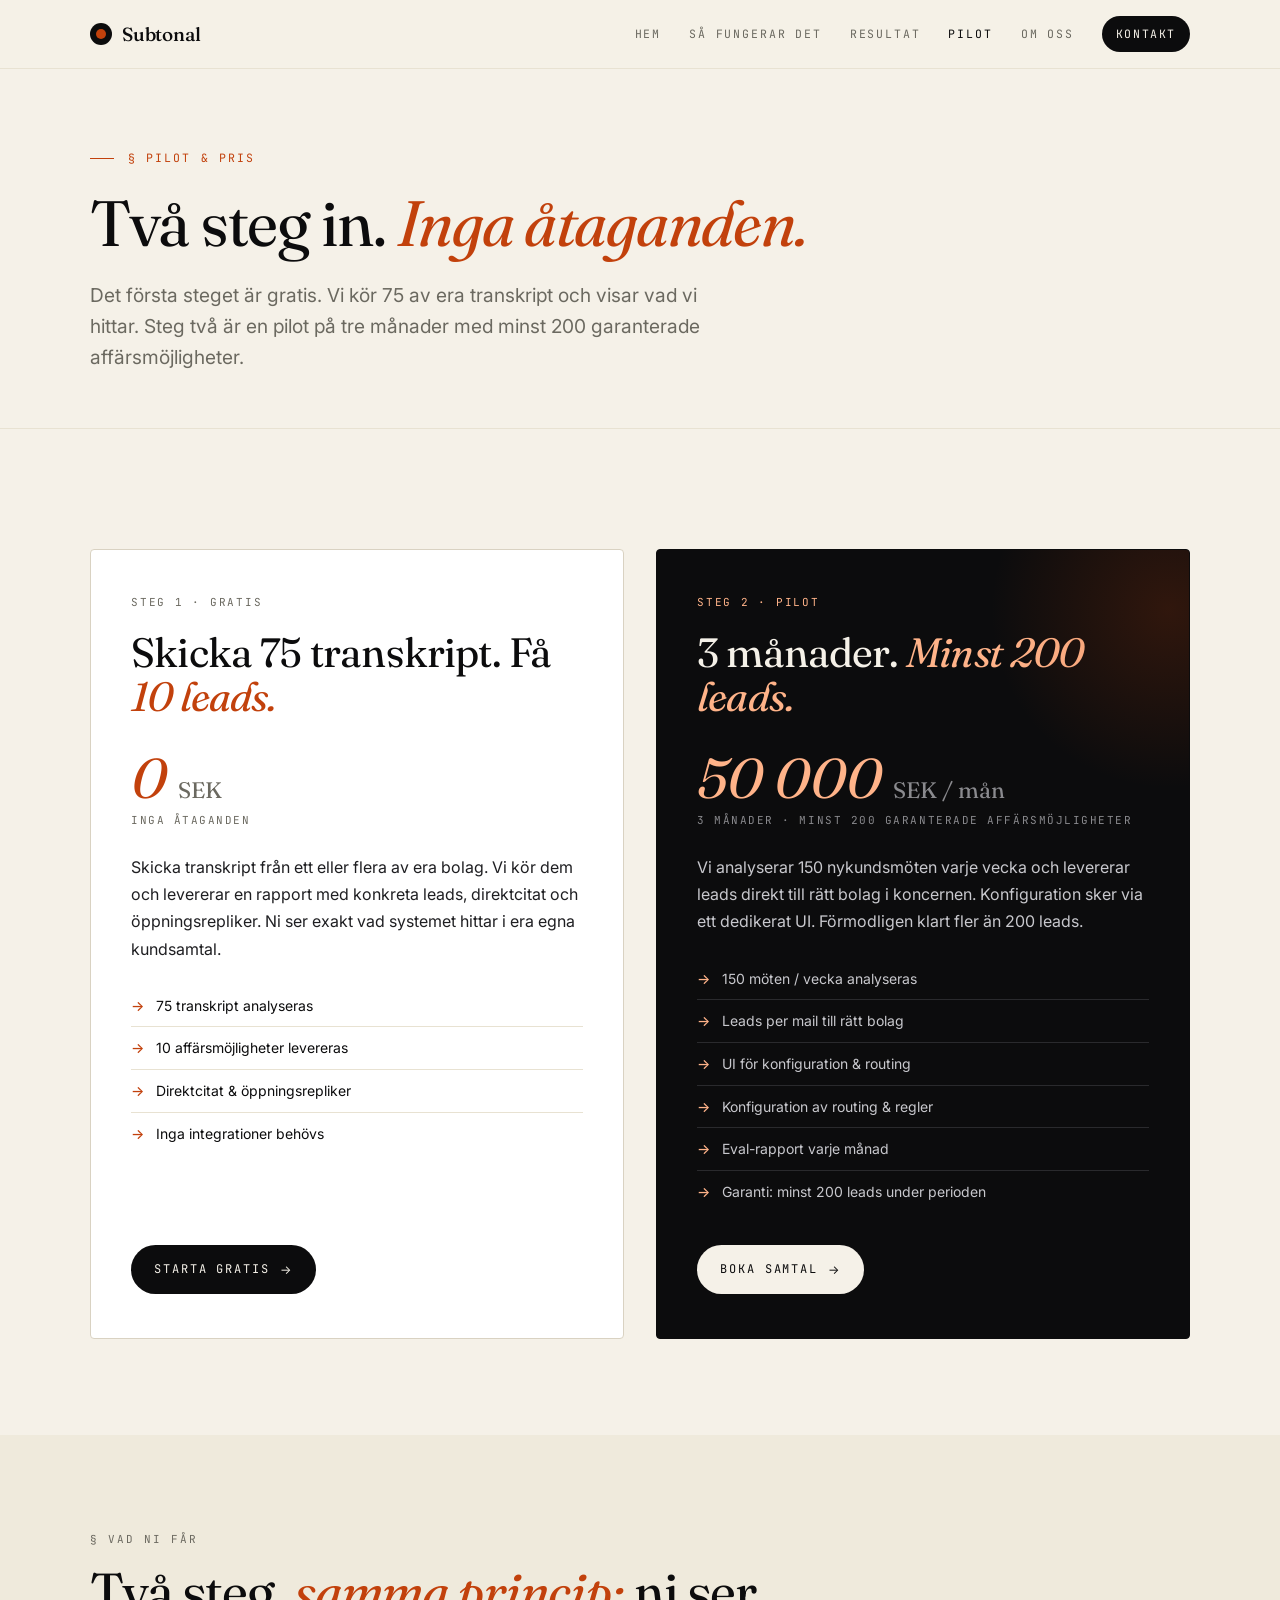
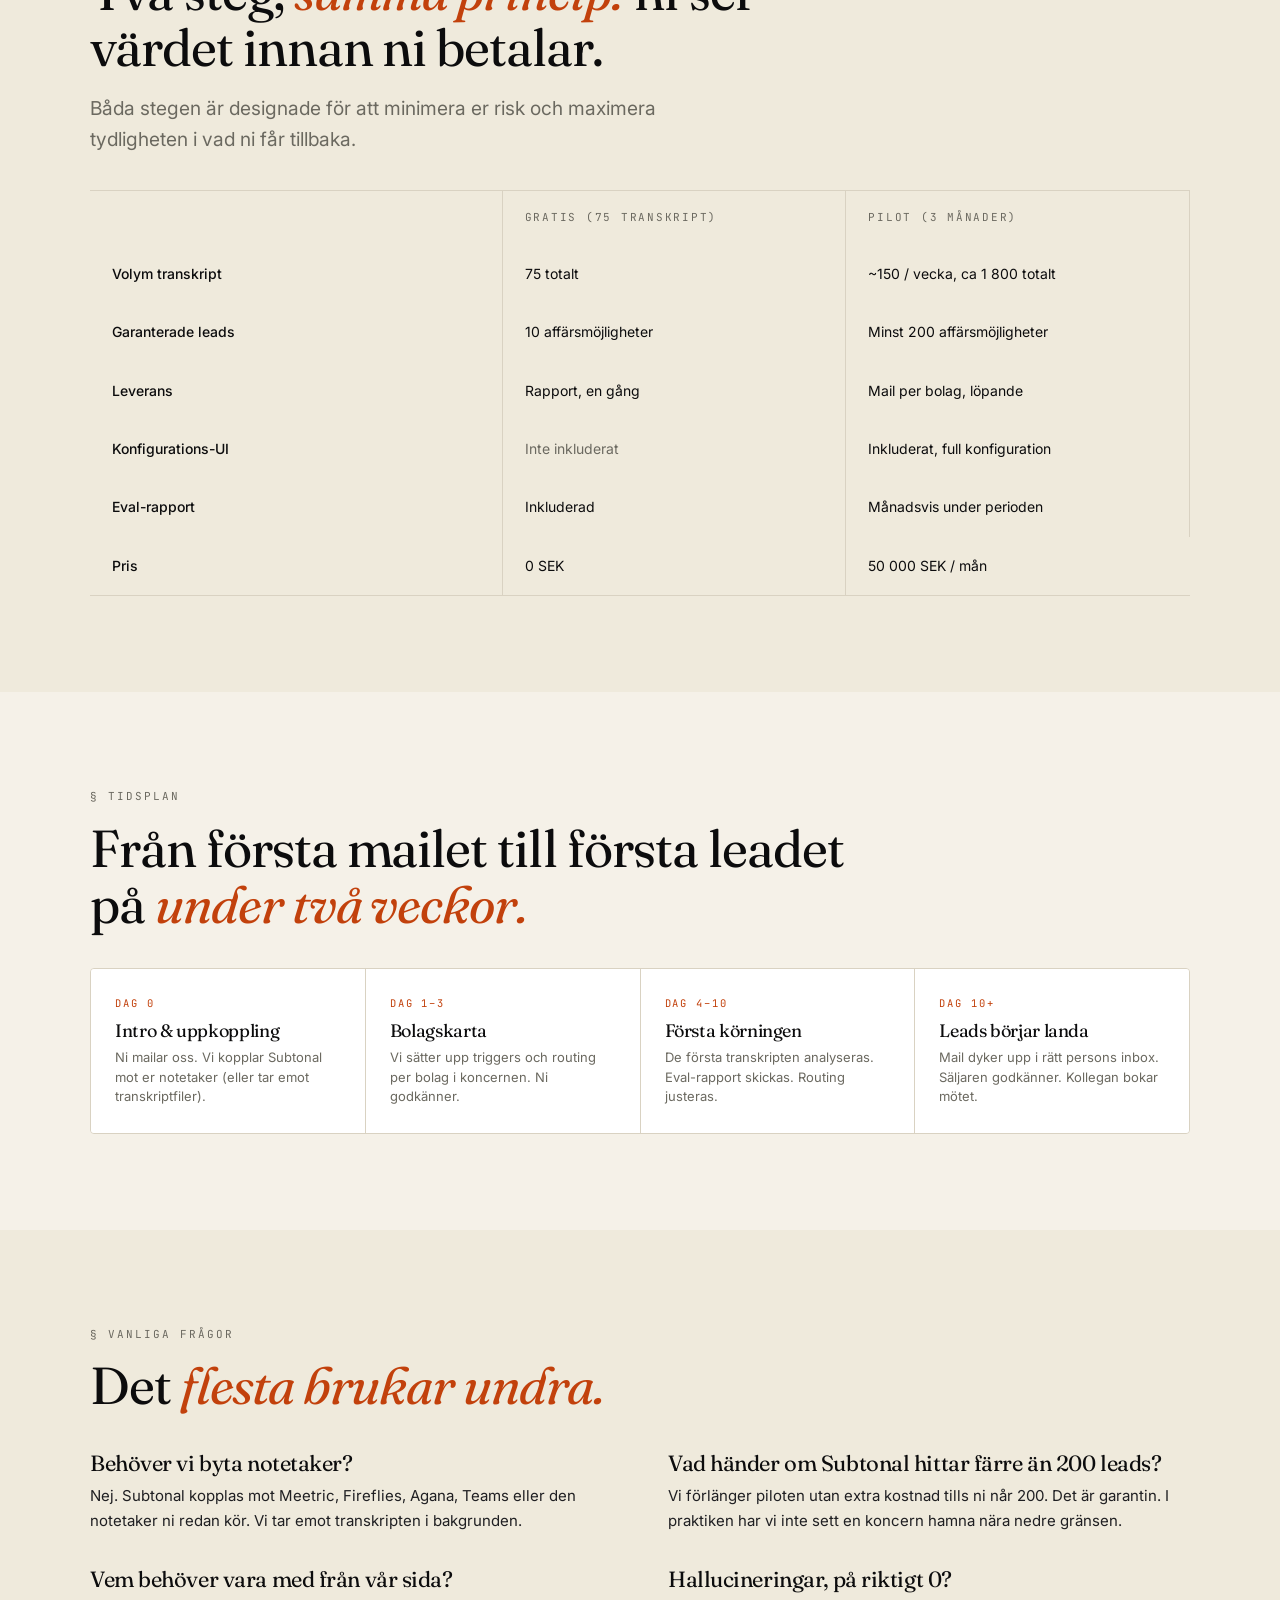
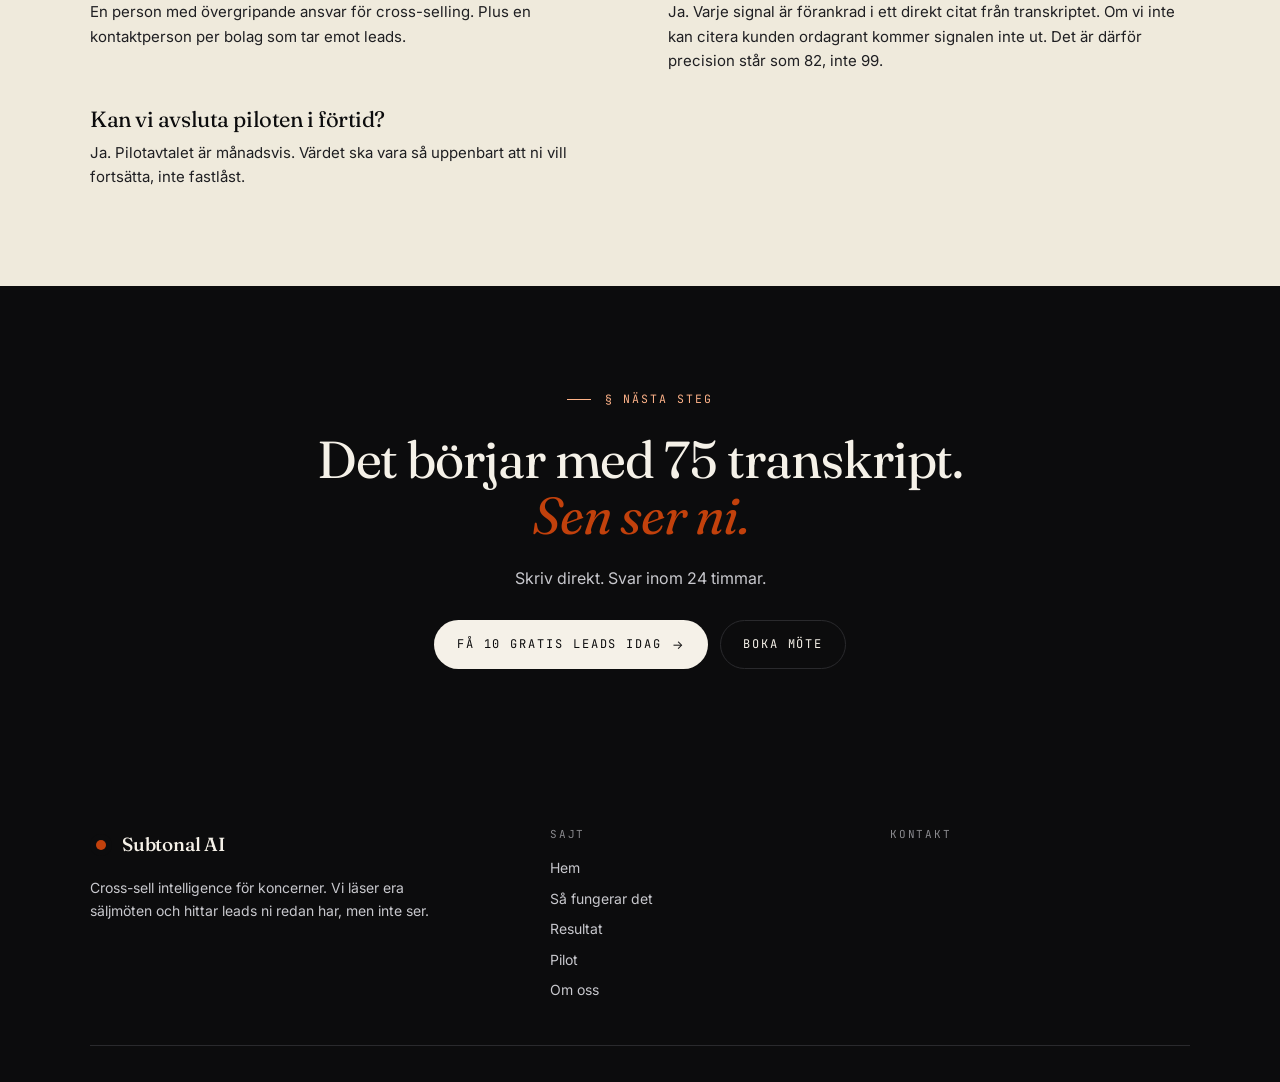
<file: pilot.html>
<!DOCTYPE html>
<html lang="sv">
<head>
<meta charset="UTF-8">
<meta name="viewport" content="width=device-width, initial-scale=1.0">
<title>Pilot · Subtonal AI</title>
<meta name="description" content="Skicka 75 transkript, få 10 affärsmöjligheter. Pilot: 50 000 SEK/mån i 3 månader, minst 200 garanterade leads.">
<link rel="icon" type="image/svg+xml" href="assets/favicon.svg">
<link rel="preconnect" href="https://fonts.googleapis.com">
<link rel="preconnect" href="https://fonts.gstatic.com" crossorigin>
<link href="https://fonts.googleapis.com/css2?family=Fraunces:ital,opsz,wght@0,9..144,300;0,9..144,400;0,9..144,500;1,9..144,400;1,9..144,500&family=Inter:wght@300;400;500;600&family=JetBrains+Mono:wght@400;500&display=swap" rel="stylesheet">
<link rel="stylesheet" href="assets/styles.css">
<style>
  .page-hero { padding: 72px 0 56px; border-bottom: 1px solid var(--line-soft); }
  .page-hero h1 { font-size: clamp(38px, 5.4vw, 64px); line-height: 1.04; max-width: 880px; }
  .page-hero h1 em { font-style: italic; color: var(--accent); }
  .page-hero .lede { margin-top: 24px; max-width: 660px; }

  /* offer-grid */
  .offers {
    display: grid;
    grid-template-columns: 1fr 1fr;
    gap: 32px;
    margin-top: 24px;
  }
  @media (max-width: 920px) { .offers { grid-template-columns: 1fr; } }

  .offer {
    background: var(--paper-card);
    border: 1px solid var(--line);
    border-radius: 4px;
    padding: 44px 40px;
    display: flex;
    flex-direction: column;
    position: relative;
    overflow: hidden;
  }
  .offer.dark {
    background: var(--ink);
    color: var(--paper);
    border-color: var(--ink);
  }
  .offer.dark::after {
    content: "";
    position: absolute;
    top: -120px; right: -160px;
    width: 360px; height: 360px;
    background: radial-gradient(circle, rgba(194, 65, 12, 0.20), transparent 70%);
    pointer-events: none;
  }
  .offer .tag {
    font-family: var(--mono);
    font-size: 11px;
    letter-spacing: 0.16em;
    text-transform: uppercase;
    color: var(--muted);
    margin-bottom: 18px;
  }
  .offer.dark .tag { color: var(--accent-soft); }
  .offer h2 {
    font-family: var(--serif);
    font-size: clamp(32px, 3.2vw, 44px);
    line-height: 1.08;
    margin-bottom: 14px;
  }
  .offer.dark h2 { color: var(--paper); }
  .offer h2 em { font-style: italic; color: var(--accent); }
  .offer.dark h2 em { color: var(--accent-soft); }
  .offer .price {
    font-family: var(--serif);
    font-size: 56px;
    font-style: italic;
    color: var(--accent);
    line-height: 1;
    margin: 18px 0 6px;
  }
  .offer.dark .price { color: var(--accent-soft); }
  .offer .price-label {
    font-family: var(--mono);
    font-size: 11px;
    letter-spacing: 0.14em;
    text-transform: uppercase;
    color: var(--muted);
    margin-bottom: 24px;
  }
  .offer p.body { color: var(--ink-soft); }
  .offer.dark p.body { color: #c8c8cd; }
  .offer ul {
    list-style: none;
    margin: 22px 0 32px;
  }
  .offer li {
    font-size: 14px;
    line-height: 1.55;
    padding: 10px 0;
    border-bottom: 1px solid var(--line-soft);
    display: flex;
    gap: 12px;
  }
  .offer.dark li { border-bottom-color: var(--line-dark); color: #c8c8cd; }
  .offer li:last-child { border-bottom: none; }
  .offer li::before {
    content: "→";
    color: var(--accent);
    flex-shrink: 0;
    font-weight: 500;
  }
  .offer.dark li::before { color: var(--accent-soft); }
  .offer .actions { margin-top: auto; display: flex; gap: 12px; flex-wrap: wrap; }

  /* compare */
  .compare {
    display: grid;
    grid-template-columns: 1.2fr 1fr 1fr;
    border-top: 1px solid var(--line);
    border-bottom: 1px solid var(--line);
  }
  .compare > div { padding: 18px 22px; border-right: 1px solid var(--line); font-size: 14px; }
  .compare > div:last-child { border-right: none; }
  .compare .head {
    font-family: var(--mono);
    font-size: 11px;
    letter-spacing: 0.16em;
    text-transform: uppercase;
    color: var(--muted);
  }
  .compare .row-bg { background: var(--paper-warm); }
  @media (max-width: 720px) {
    .compare { grid-template-columns: 1fr; }
    .compare > div { border-right: none; border-bottom: 1px solid var(--line); }
  }

  /* faq */
  .faq-grid { display: grid; grid-template-columns: 1fr 1fr; gap: 32px 56px; margin-top: 36px; }
  @media (max-width: 820px) { .faq-grid { grid-template-columns: 1fr; gap: 24px; } }
  .faq h4 {
    font-family: var(--serif);
    font-size: 22px;
    line-height: 1.2;
    margin-bottom: 8px;
  }
  .faq p { font-size: 15px; line-height: 1.65; color: var(--ink-soft); }

  /* timeline */
  .timeline {
    display: flex;
    align-items: stretch;
    margin-top: 36px;
    border-radius: 4px;
    overflow: hidden;
    border: 1px solid var(--line);
  }
  .timeline-step {
    flex: 1;
    padding: 26px 24px;
    background: var(--paper-card);
    border-right: 1px solid var(--line);
    position: relative;
  }
  .timeline-step:last-child { border-right: none; }
  .timeline-step .week {
    font-family: var(--mono);
    font-size: 10.5px;
    letter-spacing: 0.18em;
    text-transform: uppercase;
    color: var(--accent);
    margin-bottom: 8px;
  }
  .timeline-step h4 {
    font-family: var(--serif);
    font-size: 18px;
    line-height: 1.25;
    margin-bottom: 6px;
  }
  .timeline-step p { font-size: 13px; line-height: 1.5; color: var(--muted); }
  @media (max-width: 820px) {
    .timeline { flex-direction: column; }
    .timeline-step { border-right: none; border-bottom: 1px solid var(--line); }
    .timeline-step:last-child { border-bottom: none; }
  }
</style>
</head>
<body>

<header class="site-header">
  <div class="shell row">
    <a href="index.html" class="brand"><span class="brand-mark"></span> Subtonal</a>
    <button class="nav-toggle" aria-label="Meny" onclick="document.getElementById('nav').classList.toggle('open')">Meny</button>
    <nav class="nav" id="nav">
      <a href="index.html">Hem</a>
      <a href="sa-fungerar.html">Så fungerar det</a>
      <a href="resultat.html">Resultat</a>
      <a href="pilot.html" class="active">Pilot</a>
      <a href="om-oss.html">Om oss</a>
      <a href="kontakt.html" class="nav-cta">Kontakt</a>
    </nav>
  </div>
</header>

<main>

  <section class="page-hero">
    <div class="shell">
      <div class="eyebrow">§ Pilot &amp; pris</div>
      <h1>Två steg in. <em>Inga åtaganden.</em></h1>
      <p class="lede">
        Det första steget är gratis. Vi kör 75 av era transkript och visar vad vi hittar. Steg två är en pilot på tre månader med minst 200 garanterade affärsmöjligheter.
      </p>
    </div>
  </section>

  <!-- OFFERS -->
  <section class="section">
    <div class="shell">
      <div class="offers">

        <div class="offer">
          <div class="tag">Steg 1 · Gratis</div>
          <h2>Skicka 75 transkript. Få <em>10 leads.</em></h2>
          <div class="price"><em>0</em> <span style="font-style: normal; font-size: 0.4em; color: var(--muted);">SEK</span></div>
          <div class="price-label">Inga åtaganden</div>
          <p class="body">Skicka transkript från ett eller flera av era bolag. Vi kör dem och levererar en rapport med konkreta leads, direktcitat och öppningsrepliker. Ni ser exakt vad systemet hittar i era egna kundsamtal.</p>
          <ul>
            <li>75 transkript analyseras</li>
            <li>10 affärsmöjligheter levereras</li>
            <li>Direktcitat &amp; öppningsrepliker</li>
            <li>Inga integrationer behövs</li>
          </ul>
          <div class="actions">
            <a href="mailto:Niklas@brightsales.se?subject=Subtonal%20%E2%80%93%2075%20transkript%2C%2010%20leads&body=Hej%20Niklas%2C%0A%0AVi%20vill%20testa%20Subtonal%20gratis%20med%2075%20transkript.%0A%0AKoncern%3A%20%0AKontaktperson%3A%20%0AAntal%20bolag%3A%20%0A%0AMVH" class="btn btn-primary btn-arrow">Starta gratis</a>
          </div>
        </div>

        <div class="offer dark">
          <div class="tag">Steg 2 · Pilot</div>
          <h2>3 månader. <em>Minst 200 leads.</em></h2>
          <div class="price"><em>50 000</em> <span style="font-style: normal; font-size: 0.4em; color: var(--muted-dark);">SEK / mån</span></div>
          <div class="price-label" style="color: var(--muted-dark);">3 månader · Minst 200 garanterade affärsmöjligheter</div>
          <p class="body">Vi analyserar 150 nykundsmöten varje vecka och levererar leads direkt till rätt bolag i koncernen. Konfiguration sker via ett dedikerat UI. Förmodligen klart fler än 200 leads.</p>
          <ul>
            <li>150 möten / vecka analyseras</li>
            <li>Leads per mail till rätt bolag</li>
            <li>UI för konfiguration &amp; routing</li>
            <li>Konfiguration av routing &amp; regler</li>
            <li>Eval-rapport varje månad</li>
            <li>Garanti: minst 200 leads under perioden</li>
          </ul>
          <div class="actions">
            <a href="mailto:Niklas@brightsales.se?subject=Subtonal%20%E2%80%93%20Pilot&body=Hej%20Niklas%2C%0A%0AVi%20vill%20diskutera%20pilot.%0A%0AKoncern%3A%20%0AAntal%20bolag%3A%20%0AAntal%20m%C3%B6ten%2Fvecka%3A%20%0A%0AMVH" class="btn btn-on-dark btn-arrow">Boka samtal</a>
          </div>
        </div>

      </div>
    </div>
  </section>

  <!-- COMPARE -->
  <section class="section warm">
    <div class="shell">
      <div class="section-tag">§ Vad ni får</div>
      <h2 class="h1" style="max-width: 760px;">
        Två steg, <em class="accent">samma princip:</em> ni ser värdet innan ni betalar.
      </h2>
      <p class="lede" style="margin-top: 18px; margin-bottom: 36px; max-width: 660px;">
        Båda stegen är designade för att minimera er risk och maximera tydligheten i vad ni får tillbaka.
      </p>

      <div class="compare">
        <div class="head"></div>
        <div class="head">Gratis (75 transkript)</div>
        <div class="head">Pilot (3 månader)</div>

        <div class="row-bg" style="font-weight: 500;">Volym transkript</div>
        <div class="row-bg">75 totalt</div>
        <div class="row-bg">~150 / vecka, ca 1 800 totalt</div>

        <div style="font-weight: 500;">Garanterade leads</div>
        <div>10 affärsmöjligheter</div>
        <div>Minst 200 affärsmöjligheter</div>

        <div class="row-bg" style="font-weight: 500;">Leverans</div>
        <div class="row-bg">Rapport, en gång</div>
        <div class="row-bg">Mail per bolag, löpande</div>

        <div style="font-weight: 500;">Konfigurations-UI</div>
        <div style="color: var(--muted);">Inte inkluderat</div>
        <div>Inkluderat, full konfiguration</div>

        <div class="row-bg" style="font-weight: 500;">Eval-rapport</div>
        <div class="row-bg">Inkluderad</div>
        <div class="row-bg">Månadsvis under perioden</div>

        <div style="font-weight: 500;">Pris</div>
        <div>0 SEK</div>
        <div>50 000 SEK / mån</div>
      </div>
    </div>
  </section>

  <!-- TIMELINE -->
  <section class="section">
    <div class="shell">
      <div class="section-tag">§ Tidsplan</div>
      <h2 class="h1" style="max-width: 760px;">
        Från första mailet till första leadet på <em class="accent">under två veckor.</em>
      </h2>

      <div class="timeline">
        <div class="timeline-step">
          <div class="week">Dag 0</div>
          <h4>Intro &amp; uppkoppling</h4>
          <p>Ni mailar oss. Vi kopplar Subtonal mot er notetaker (eller tar emot transkriptfiler).</p>
        </div>
        <div class="timeline-step">
          <div class="week">Dag 1–3</div>
          <h4>Bolagskarta</h4>
          <p>Vi sätter upp triggers och routing per bolag i koncernen. Ni godkänner.</p>
        </div>
        <div class="timeline-step">
          <div class="week">Dag 4–10</div>
          <h4>Första körningen</h4>
          <p>De första transkripten analyseras. Eval-rapport skickas. Routing justeras.</p>
        </div>
        <div class="timeline-step">
          <div class="week">Dag 10+</div>
          <h4>Leads börjar landa</h4>
          <p>Mail dyker upp i rätt persons inbox. Säljaren godkänner. Kollegan bokar mötet.</p>
        </div>
      </div>
    </div>
  </section>

  <!-- FAQ -->
  <section class="section warm">
    <div class="shell">
      <div class="section-tag">§ Vanliga frågor</div>
      <h2 class="h1" style="max-width: 760px;">Det <em class="accent">flesta brukar undra.</em></h2>

      <div class="faq-grid">
        <div class="faq">
          <h4>Behöver vi byta notetaker?</h4>
          <p>Nej. Subtonal kopplas mot Meetric, Fireflies, Agana, Teams eller den notetaker ni redan kör. Vi tar emot transkripten i bakgrunden.</p>
        </div>
        <div class="faq">
          <h4>Vad händer om Subtonal hittar färre än 200 leads?</h4>
          <p>Vi förlänger piloten utan extra kostnad tills ni når 200. Det är garantin. I praktiken har vi inte sett en koncern hamna nära nedre gränsen.</p>
        </div>
        <div class="faq">
          <h4>Vem behöver vara med från vår sida?</h4>
          <p>En person med övergripande ansvar för cross-selling. Plus en kontaktperson per bolag som tar emot leads.</p>
        </div>
        <div class="faq">
          <h4>Hallucineringar, på riktigt 0?</h4>
          <p>Ja. Varje signal är förankrad i ett direkt citat från transkriptet. Om vi inte kan citera kunden ordagrant kommer signalen inte ut. Det är därför precision står som 82, inte 99.</p>
        </div>
        <div class="faq">
          <h4>Kan vi avsluta piloten i förtid?</h4>
          <p>Ja. Pilotavtalet är månadsvis. Värdet ska vara så uppenbart att ni vill fortsätta, inte fastlåst.</p>
        </div>
      </div>
    </div>
  </section>

  <!-- CTA -->
  <section class="section dark">
    <div class="shell">
      <div style="text-align: center; max-width: 720px; margin: 0 auto;">
        <div class="eyebrow on-dark" style="display: inline-flex;">§ Nästa steg</div>
        <h2 class="h1" style="color: var(--paper); margin-bottom: 22px;">Det börjar med 75 transkript. <em class="accent">Sen ser ni.</em></h2>
        <p class="body on-dark" style="margin: 0 auto 28px; max-width: 540px;">
          Skriv direkt. Svar inom 24 timmar.
        </p>
        <div style="display: flex; gap: 12px; justify-content: center; flex-wrap: wrap;">
          <a href="mailto:Niklas@brightsales.se?subject=Subtonal%20%E2%80%93%20F%C3%A5%2010%20gratis%20leads&body=Hej%2C%0A%0AVi%20vill%20testa%20Subtonal%20gratis.%20Skicka%2075%20transkript%2C%20f%C3%A5%2010%20leads.%0A%0AKoncern%3A%20%0AKontaktperson%3A%20%0A%0AMVH" class="btn btn-on-dark btn-arrow">Få 10 gratis leads idag</a>
          <a href="mailto:Niklas@brightsales.se?subject=Subtonal%20%E2%80%93%20Boka%20m%C3%B6te&body=Hej%2C%0A%0AVi%20vill%20boka%20ett%20m%C3%B6te%20om%20Subtonal.%0A%0AKoncern%3A%20%0AKontaktperson%3A%20%0A%0AMVH" class="btn btn-ghost" style="color: var(--paper); border-color: var(--line-dark);">Boka möte</a>
        </div>
      </div>
    </div>
  </section>

</main>

<footer class="site-footer">
  <div class="shell">
    <div class="row">
      <div>
        <div class="brand" style="color: var(--paper);"><span class="brand-mark"></span> Subtonal AI</div>
        <p style="color: #c8c8cd; margin-top: 14px; font-size: 14px; max-width: 360px; line-height: 1.6;">
          Cross-sell intelligence för koncerner. Vi läser era säljmöten och hittar leads ni redan har, men inte ser.
        </p>
      </div>
      <div>
        <h4>Sajt</h4>
        <ul>
          <li><a href="index.html">Hem</a></li>
          <li><a href="sa-fungerar.html">Så fungerar det</a></li>
          <li><a href="resultat.html">Resultat</a></li>
          <li><a href="pilot.html">Pilot</a></li>
          <li><a href="om-oss.html">Om oss</a></li>
        </ul>
      </div>
      <div>
        <h4>Kontakt</h4>
        <ul>
</file>
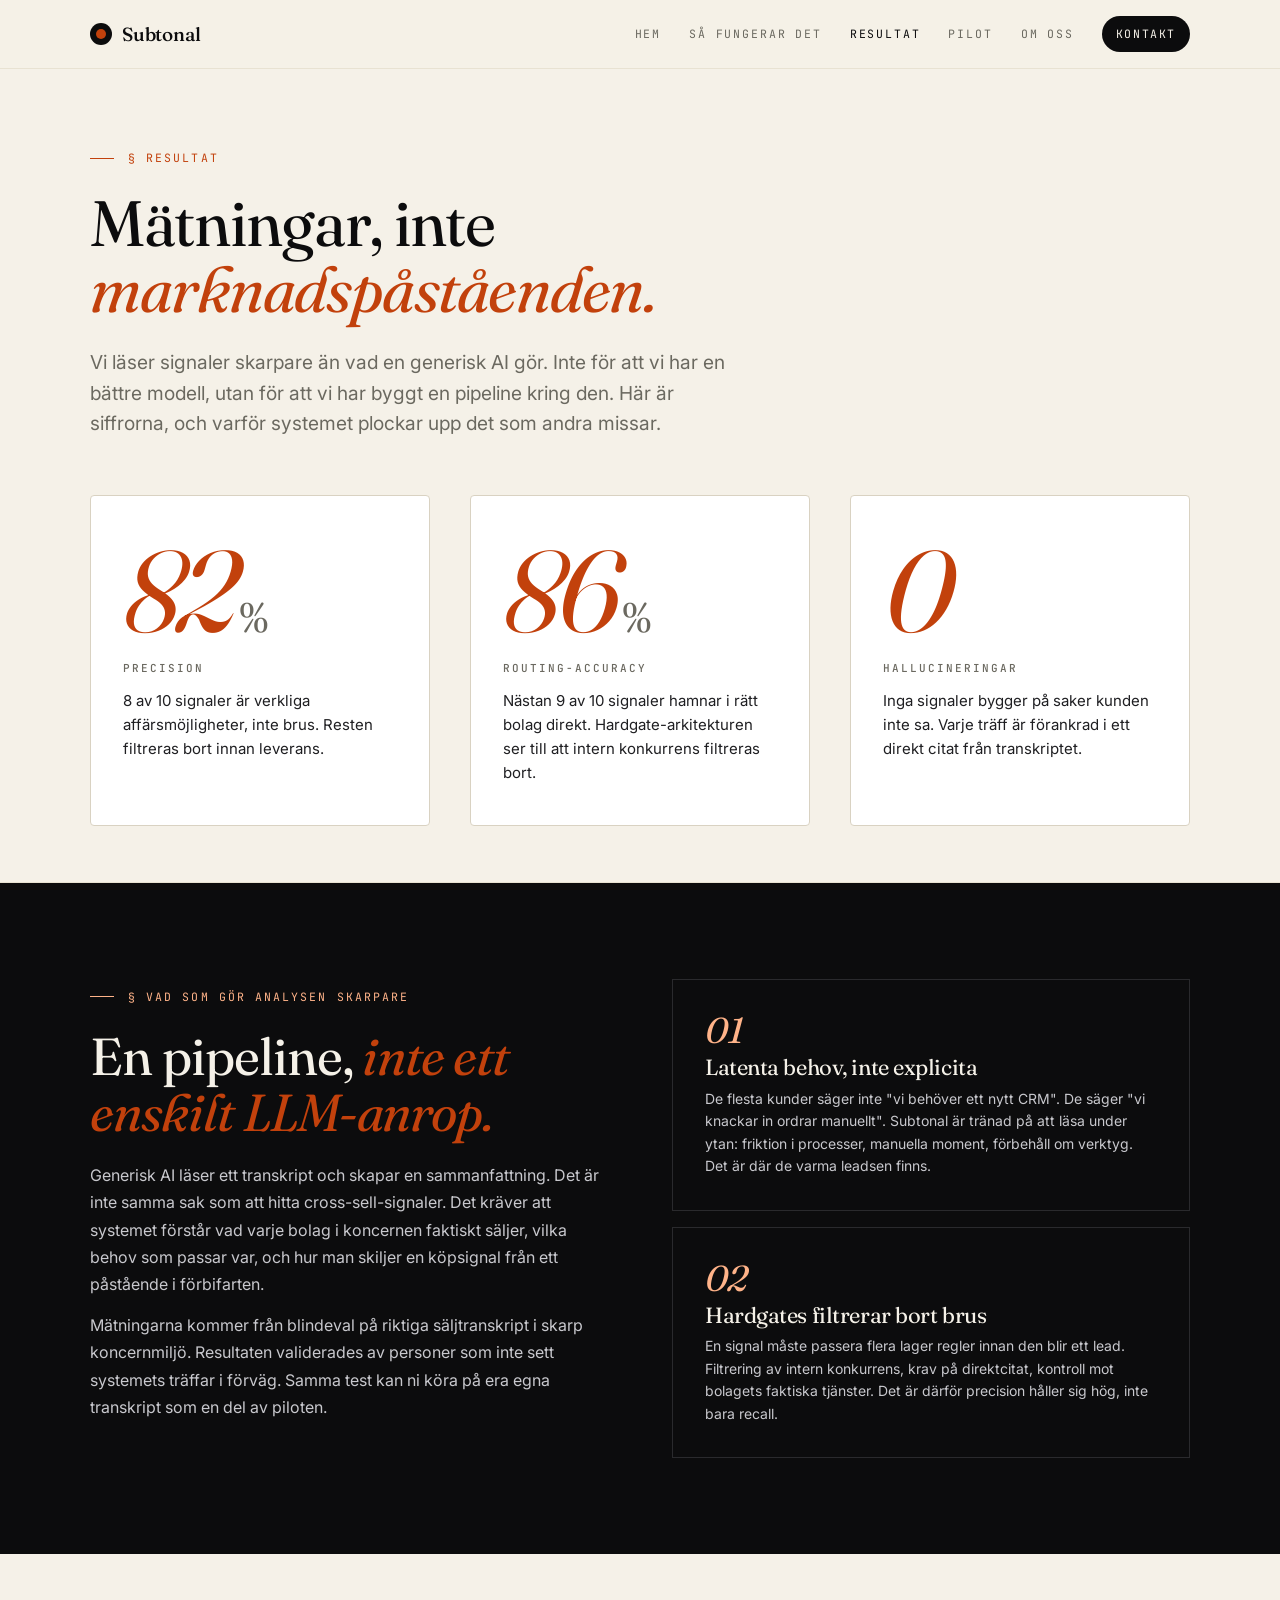
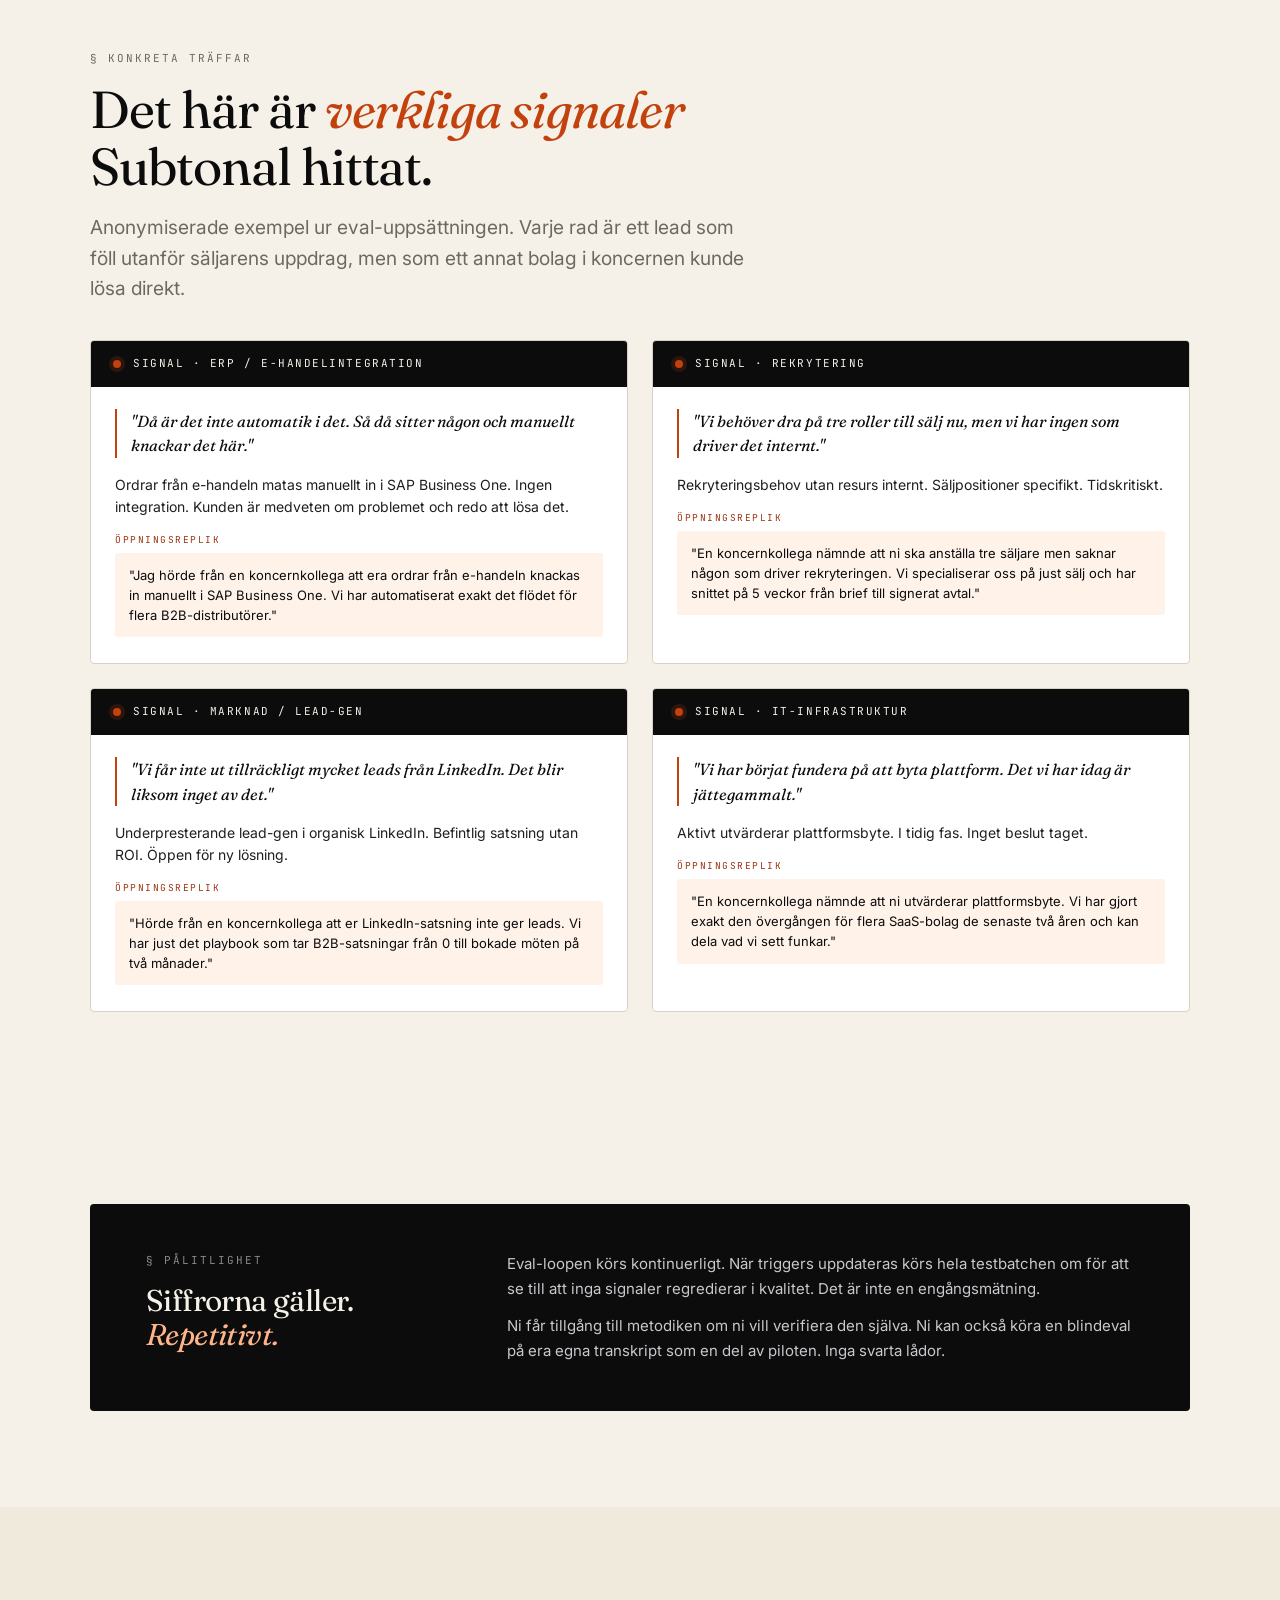
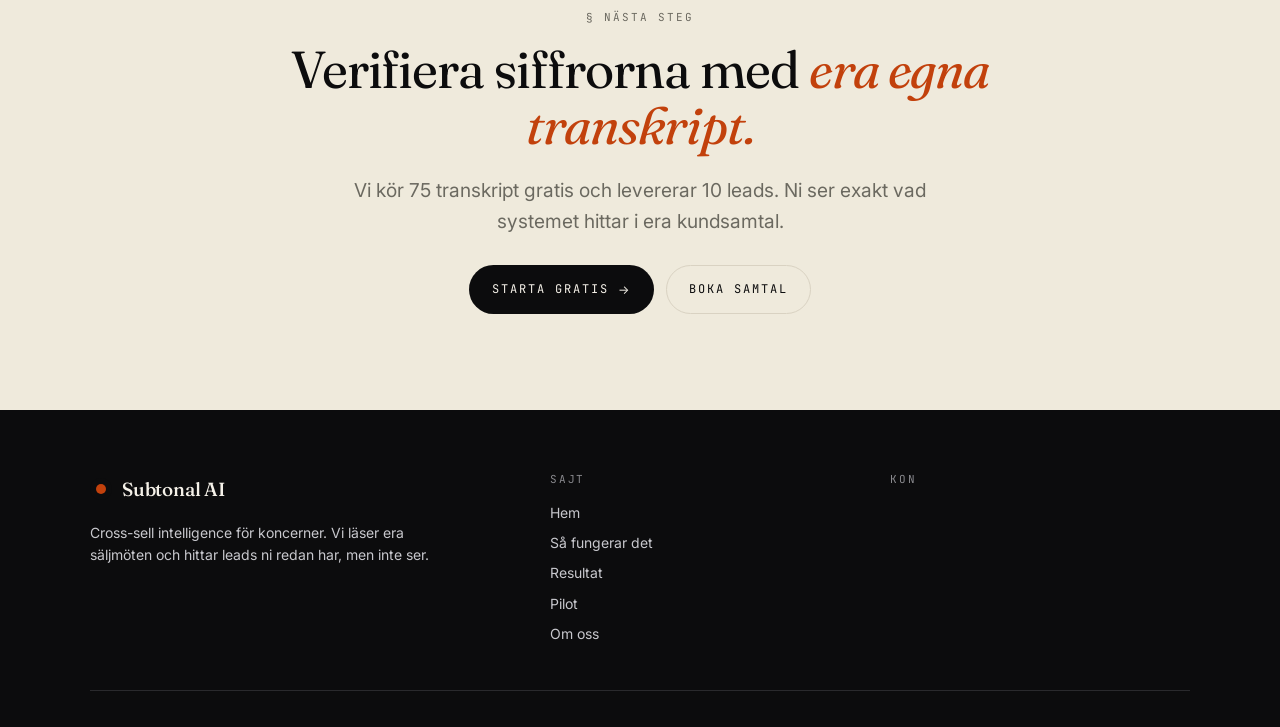
<file: resultat.html>
<!DOCTYPE html>
<html lang="sv">
<head>
<meta charset="UTF-8">
<meta name="viewport" content="width=device-width, initial-scale=1.0">
<title>Resultat · Subtonal AI</title>
<meta name="description" content="82% precision, 86% routing, 0 hallucineringar. Blindvaliderat på riktiga transkript.">
<link rel="icon" type="image/svg+xml" href="assets/favicon.svg">
<link rel="preconnect" href="https://fonts.googleapis.com">
<link rel="preconnect" href="https://fonts.gstatic.com" crossorigin>
<link href="https://fonts.googleapis.com/css2?family=Fraunces:ital,opsz,wght@0,9..144,300;0,9..144,400;0,9..144,500;1,9..144,400;1,9..144,500&family=Inter:wght@300;400;500;600&family=JetBrains+Mono:wght@400;500&display=swap" rel="stylesheet">
<link rel="stylesheet" href="assets/styles.css">
<style>
  .page-hero { padding: 72px 0 56px; border-bottom: 1px solid var(--line-soft); }
  .page-hero h1 { font-size: clamp(38px, 5.4vw, 64px); line-height: 1.04; max-width: 880px; }
  .page-hero h1 em { font-style: italic; color: var(--accent); }
  .page-hero .lede { margin-top: 24px; max-width: 660px; }

  /* Big stats */
  .big-stats {
    display: grid;
    grid-template-columns: repeat(3, 1fr);
    gap: 40px;
    margin-top: 56px;
  }
  .big-stat {
    background: var(--paper-card);
    border: 1px solid var(--line);
    padding: 40px 32px;
    border-radius: 4px;
  }
  .big-stat .num {
    font-family: var(--serif);
    font-style: italic;
    font-size: clamp(72px, 9vw, 130px);
    line-height: 0.95;
    color: var(--accent);
    letter-spacing: -0.04em;
  }
  .big-stat .num .unit { font-size: 0.36em; color: var(--muted); font-style: normal; margin-left: 6px; }
  .big-stat h3 {
    font-family: var(--mono);
    font-size: 11px;
    letter-spacing: 0.18em;
    text-transform: uppercase;
    color: var(--muted);
    margin-top: 18px;
    font-weight: 500;
  }
  .big-stat p {
    font-size: 15px;
    line-height: 1.6;
    margin-top: 14px;
    color: var(--ink-soft);
  }
  @media (max-width: 820px) { .big-stats { grid-template-columns: 1fr; } }

  /* method box */
  .method {
    display: grid;
    grid-template-columns: 1fr 1fr;
    gap: 64px;
    align-items: start;
  }
  @media (max-width: 820px) { .method { grid-template-columns: 1fr; gap: 32px; } }

  .method-card {
    border: 1px solid var(--line-dark);
    padding: 32px;
  }
  .method-card .num {
    font-family: var(--serif);
    font-style: italic;
    font-size: 36px;
    color: var(--accent-soft);
    line-height: 1;
    margin-bottom: 8px;
  }
  .method-card h4 {
    font-family: var(--serif);
    font-size: 22px;
    color: var(--paper);
    margin-bottom: 8px;
  }
  .method-card p { font-size: 14px; line-height: 1.6; color: #c8c8cd; }
  .method-card + .method-card { margin-top: 16px; }

  /* lead examples */
  .leads-grid {
    display: grid;
    grid-template-columns: repeat(2, 1fr);
    gap: 24px;
    margin-top: 36px;
  }
  @media (max-width: 820px) { .leads-grid { grid-template-columns: 1fr; } }

  .lead-mini {
    background: var(--paper-card);
    border: 1px solid var(--line);
    border-radius: 4px;
    overflow: hidden;
  }
  .lead-mini-head {
    background: var(--ink);
    color: var(--paper);
    padding: 14px 22px;
    font-family: var(--mono);
    font-size: 11px;
    letter-spacing: 0.14em;
    text-transform: uppercase;
    display: flex;
    align-items: center;
    gap: 12px;
  }
  .lead-mini-body { padding: 22px 24px 26px; }
  .lead-mini .quote {
    font-family: var(--serif);
    font-style: italic;
    font-size: 16px;
    line-height: 1.55;
    color: var(--ink);
    border-left: 2px solid var(--accent);
    padding-left: 14px;
    margin-bottom: 16px;
  }
  .lead-mini .signal {
    font-size: 14px;
    line-height: 1.55;
    color: var(--ink-soft);
    margin-bottom: 14px;
  }
  .lead-mini .opening {
    font-size: 13px;
    line-height: 1.55;
    color: var(--ink);
    background: var(--highlight);
    padding: 12px 14px;
    border-radius: 3px;
  }
  .lead-mini .opening-label {
    font-family: var(--mono);
    font-size: 9.5px;
    letter-spacing: 0.16em;
    text-transform: uppercase;
    color: var(--accent-deep);
    margin-bottom: 6px;
  }

  /* validity strip */
  .validity {
    background: var(--ink);
    color: var(--paper);
    border-radius: 4px;
    padding: 48px 56px;
    display: grid;
    grid-template-columns: 1fr 2fr;
    gap: 48px;
  }
  .validity h3 {
    font-family: var(--serif);
    font-size: 30px;
    color: var(--paper);
    line-height: 1.15;
  }
  .validity h3 em { color: var(--accent-soft); font-style: italic; }
  .validity p { color: #c8c8cd; font-size: 15px; line-height: 1.65; }
  .validity p + p { margin-top: 12px; }
  @media (max-width: 820px) {
    .validity { grid-template-columns: 1fr; padding: 32px 28px; gap: 24px; }
  }
</style>
</head>
<body>

<header class="site-header">
  <div class="shell row">
    <a href="index.html" class="brand"><span class="brand-mark"></span> Subtonal</a>
    <button class="nav-toggle" aria-label="Meny" onclick="document.getElementById('nav').classList.toggle('open')">Meny</button>
    <nav class="nav" id="nav">
      <a href="index.html">Hem</a>
      <a href="sa-fungerar.html">Så fungerar det</a>
      <a href="resultat.html" class="active">Resultat</a>
      <a href="pilot.html">Pilot</a>
      <a href="om-oss.html">Om oss</a>
      <a href="kontakt.html" class="nav-cta">Kontakt</a>
    </nav>
  </div>
</header>

<main>

  <section class="page-hero">
    <div class="shell">
      <div class="eyebrow">§ Resultat</div>
      <h1>Mätningar, inte <em>marknadspåståenden.</em></h1>
      <p class="lede">
        Vi läser signaler skarpare än vad en generisk AI gör. Inte för att vi har en bättre modell, utan för att vi har byggt en pipeline kring den. Här är siffrorna, och varför systemet plockar upp det som andra missar.
      </p>

      <div class="big-stats">
        <div class="big-stat">
          <div class="num"><em>82</em><span class="unit">%</span></div>
          <h3>Precision</h3>
          <p>8 av 10 signaler är verkliga affärsmöjligheter, inte brus. Resten filtreras bort innan leverans.</p>
        </div>
        <div class="big-stat">
          <div class="num"><em>86</em><span class="unit">%</span></div>
          <h3>Routing-accuracy</h3>
          <p>Nästan 9 av 10 signaler hamnar i rätt bolag direkt. Hardgate-arkitekturen ser till att intern konkurrens filtreras bort.</p>
        </div>
        <div class="big-stat">
          <div class="num"><em>0</em></div>
          <h3>Hallucineringar</h3>
          <p>Inga signaler bygger på saker kunden inte sa. Varje träff är förankrad i ett direkt citat från transkriptet.</p>
        </div>
      </div>
    </div>
  </section>

  <!-- METHOD -->
  <section class="section dark">
    <div class="shell">
      <div class="method">
        <div>
          <div class="eyebrow on-dark">§ Vad som gör analysen skarpare</div>
          <h2 class="h1" style="color: var(--paper);">En pipeline, <em class="accent">inte ett enskilt LLM-anrop.</em></h2>
          <p class="body on-dark" style="margin-top: 22px;">
            Generisk AI läser ett transkript och skapar en sammanfattning. Det är inte samma sak som att hitta cross-sell-signaler. Det kräver att systemet förstår vad varje bolag i koncernen faktiskt säljer, vilka behov som passar var, och hur man skiljer en köpsignal från ett påstående i förbifarten.
          </p>
          <p class="body on-dark" style="margin-top: 14px;">
            Mätningarna kommer från blindeval på riktiga säljtranskript i skarp koncernmiljö. Resultaten validerades av personer som inte sett systemets träffar i förväg. Samma test kan ni köra på era egna transkript som en del av piloten.
          </p>
        </div>

        <div>
          <div class="method-card">
            <div class="num">01</div>
            <h4>Latenta behov, inte explicita</h4>
            <p>De flesta kunder säger inte "vi behöver ett nytt CRM". De säger "vi knackar in ordrar manuellt". Subtonal är tränad på att läsa under ytan: friktion i processer, manuella moment, förbehåll om verktyg. Det är där de varma leadsen finns.</p>
          </div>
          <div class="method-card">
            <div class="num">02</div>
            <h4>Hardgates filtrerar bort brus</h4>
            <p>En signal måste passera flera lager regler innan den blir ett lead. Filtrering av intern konkurrens, krav på direktcitat, kontroll mot bolagets faktiska tjänster. Det är därför precision håller sig hög, inte bara recall.</p>
          </div>
        </div>
      </div>
    </div>
  </section>

  <!-- LEAD EXAMPLES -->
  <section class="section">
    <div class="shell">
      <div class="section-tag">§ Konkreta träffar</div>
      <h2 class="h1" style="max-width: 760px;">
        Det här är <em class="accent">verkliga signaler</em> Subtonal hittat.
      </h2>
      <p class="lede" style="margin-top: 18px; max-width: 660px;">
        Anonymiserade exempel ur eval-uppsättningen. Varje rad är ett lead som föll utanför säljarens uppdrag, men som ett annat bolag i koncernen kunde lösa direkt.
      </p>

      <div class="leads-grid">

        <div class="lead-mini">
          <div class="lead-mini-head">
            <span class="signal-dot"></span>
            <span>Signal · ERP / e-handelintegration</span>
          </div>
          <div class="lead-mini-body">
            <p class="quote">"Då är det inte automatik i det. Så då sitter någon och manuellt knackar det här."</p>
            <p class="signal">Ordrar från e-handeln matas manuellt in i SAP Business One. Ingen integration. Kunden är medveten om problemet och redo att lösa det.</p>
            <div class="opening-label">Öppningsreplik</div>
            <p class="opening">"Jag hörde från en koncernkollega att era ordrar från e-handeln knackas in manuellt i SAP Business One. Vi har automatiserat exakt det flödet för flera B2B-distributörer."</p>
          </div>
        </div>

        <div class="lead-mini">
          <div class="lead-mini-head">
            <span class="signal-dot"></span>
            <span>Signal · Rekrytering</span>
          </div>
          <div class="lead-mini-body">
            <p class="quote">"Vi behöver dra på tre roller till sälj nu, men vi har ingen som driver det internt."</p>
            <p class="signal">Rekryteringsbehov utan resurs internt. Säljpositioner specifikt. Tidskritiskt.</p>
            <div class="opening-label">Öppningsreplik</div>
            <p class="opening">"En koncernkollega nämnde att ni ska anställa tre säljare men saknar någon som driver rekryteringen. Vi specialiserar oss på just sälj och har snittet på 5 veckor från brief till signerat avtal."</p>
          </div>
        </div>

        <div class="lead-mini">
          <div class="lead-mini-head">
            <span class="signal-dot"></span>
            <span>Signal · Marknad / lead-gen</span>
          </div>
          <div class="lead-mini-body">
            <p class="quote">"Vi får inte ut tillräckligt mycket leads från LinkedIn. Det blir liksom inget av det."</p>
            <p class="signal">Underpresterande lead-gen i organisk LinkedIn. Befintlig satsning utan ROI. Öppen för ny lösning.</p>
            <div class="opening-label">Öppningsreplik</div>
            <p class="opening">"Hörde från en koncernkollega att er LinkedIn-satsning inte ger leads. Vi har just det playbook som tar B2B-satsningar från 0 till bokade möten på två månader."</p>
          </div>
        </div>

        <div class="lead-mini">
          <div class="lead-mini-head">
            <span class="signal-dot"></span>
            <span>Signal · IT-infrastruktur</span>
          </div>
          <div class="lead-mini-body">
            <p class="quote">"Vi har börjat fundera på att byta plattform. Det vi har idag är jättegammalt."</p>
            <p class="signal">Aktivt utvärderar plattformsbyte. I tidig fas. Inget beslut taget.</p>
            <div class="opening-label">Öppningsreplik</div>
            <p class="opening">"En koncernkollega nämnde att ni utvärderar plattformsbyte. Vi har gjort exakt den övergången för flera SaaS-bolag de senaste två åren och kan dela vad vi sett funkar."</p>
          </div>
        </div>

      </div>
    </div>
  </section>

  <!-- VALIDITY -->
  <section class="section">
    <div class="shell">
      <div class="validity">
        <div>
          <div class="section-tag on-dark">§ Pålitlighet</div>
          <h3>Siffrorna gäller. <em>Repetitivt.</em></h3>
        </div>
        <div>
          <p>Eval-loopen körs kontinuerligt. När triggers uppdateras körs hela testbatchen om för att se till att inga signaler regredierar i kvalitet. Det är inte en engångsmätning.</p>
          <p>Ni får tillgång till metodiken om ni vill verifiera den själva. Ni kan också köra en blindeval på era egna transkript som en del av piloten. Inga svarta lådor.</p>
        </div>
      </div>
    </div>
  </section>

  <!-- CTA -->
  <section class="section warm">
    <div class="shell">
      <div style="text-align: center; max-width: 720px; margin: 0 auto;">
        <div class="section-tag" style="display: inline-block;">§ Nästa steg</div>
        <h2 class="h1" style="margin-bottom: 22px;">Verifiera siffrorna med <em class="accent">era egna transkript.</em></h2>
        <p class="lede" style="margin: 0 auto 28px;">
          Vi kör 75 transkript gratis och levererar 10 leads. Ni ser exakt vad systemet hittar i era kundsamtal.
        </p>
        <div style="display: flex; gap: 12px; justify-content: center; flex-wrap: wrap;">
          <a href="pilot.html" class="btn btn-primary btn-arrow">Starta gratis</a>
          <a href="kontakt.html" class="btn btn-ghost">Boka samtal</a>
        </div>
      </div>
    </div>
  </section>

</main>

<footer class="site-footer">
  <div class="shell">
    <div class="row">
      <div>
        <div class="brand" style="color: var(--paper);"><span class="brand-mark"></span> Subtonal AI</div>
        <p style="color: #c8c8cd; margin-top: 14px; font-size: 14px; max-width: 360px; line-height: 1.6;">
          Cross-sell intelligence för koncerner. Vi läser era säljmöten och hittar leads ni redan har, men inte ser.
        </p>
      </div>
      <div>
        <h4>Sajt</h4>
        <ul>
          <li><a href="index.html">Hem</a></li>
          <li><a href="sa-fungerar.html">Så fungerar det</a></li>
          <li><a href="resultat.html">Resultat</a></li>
          <li><a href="pilot.html">Pilot</a></li>
          <li><a href="om-oss.html">Om oss</a></li>
        </ul>
      </div>
      <div>
        <h4>Kon
</file>
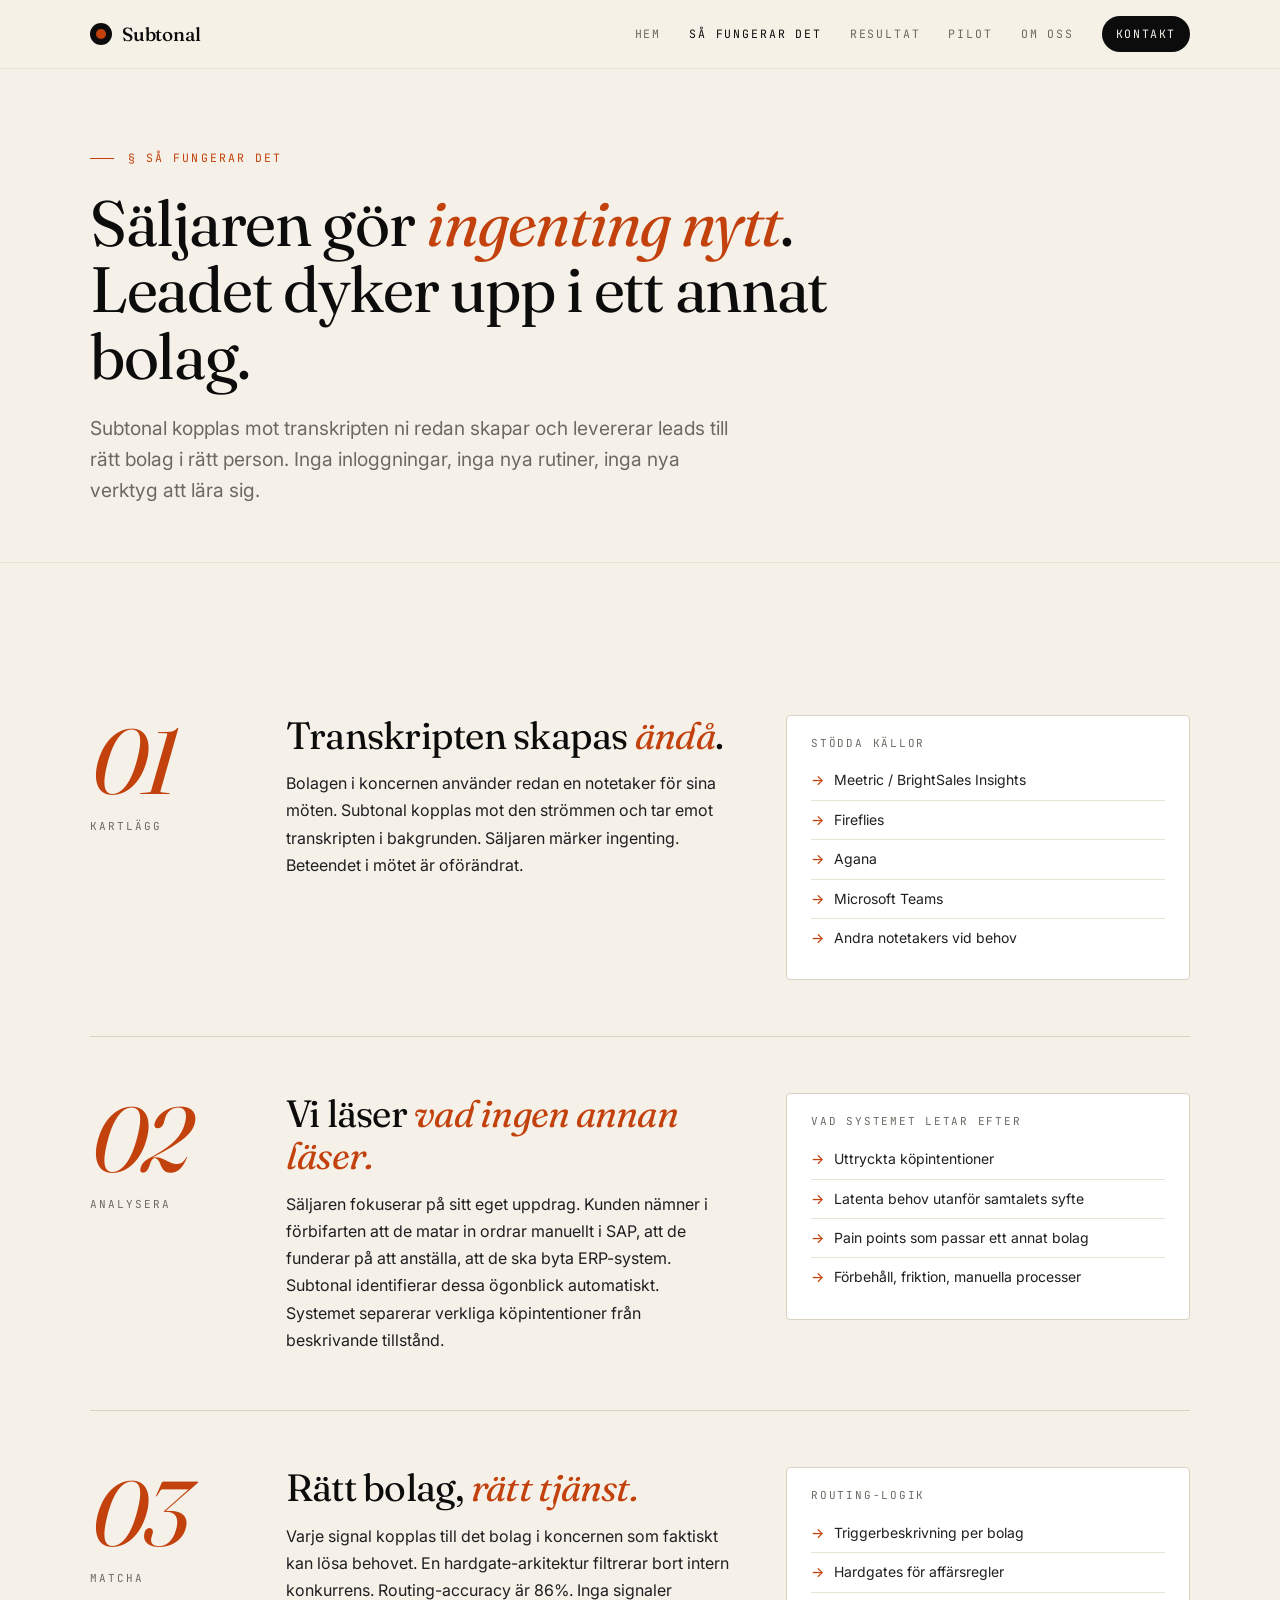
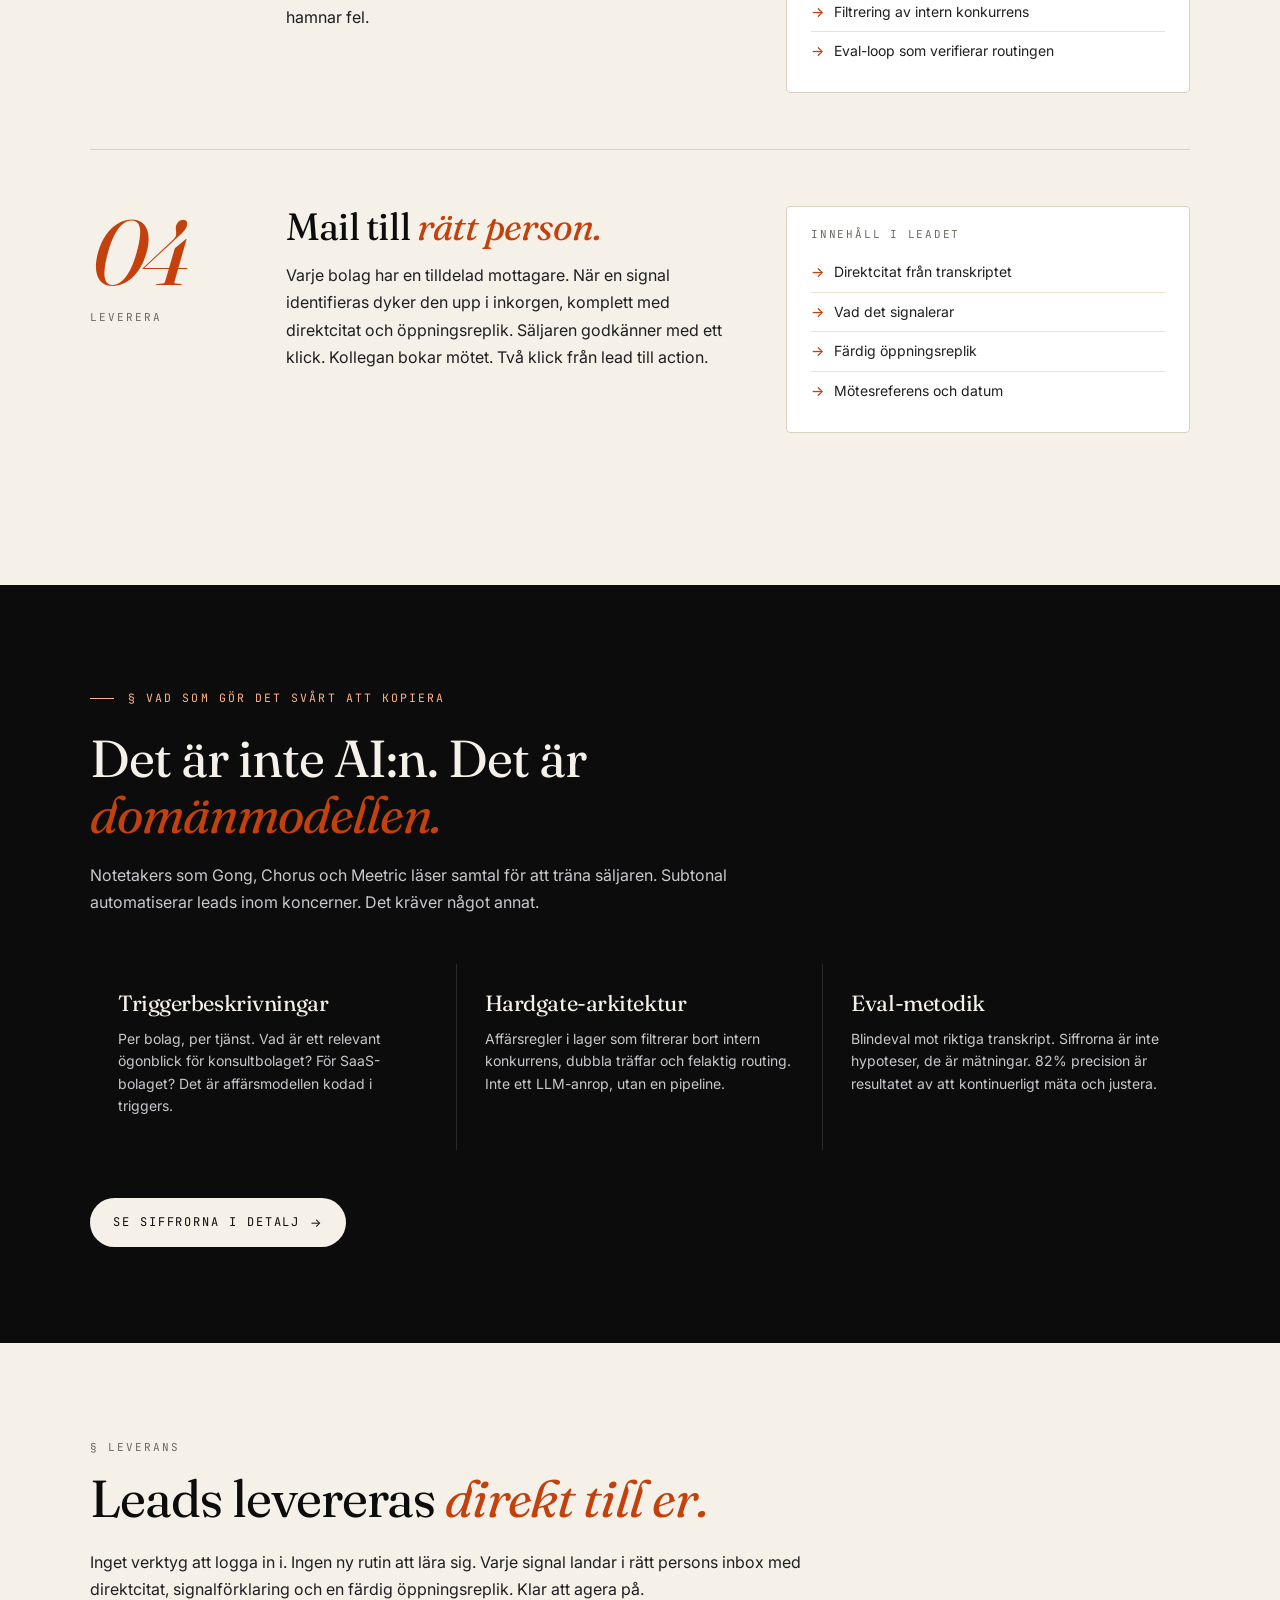
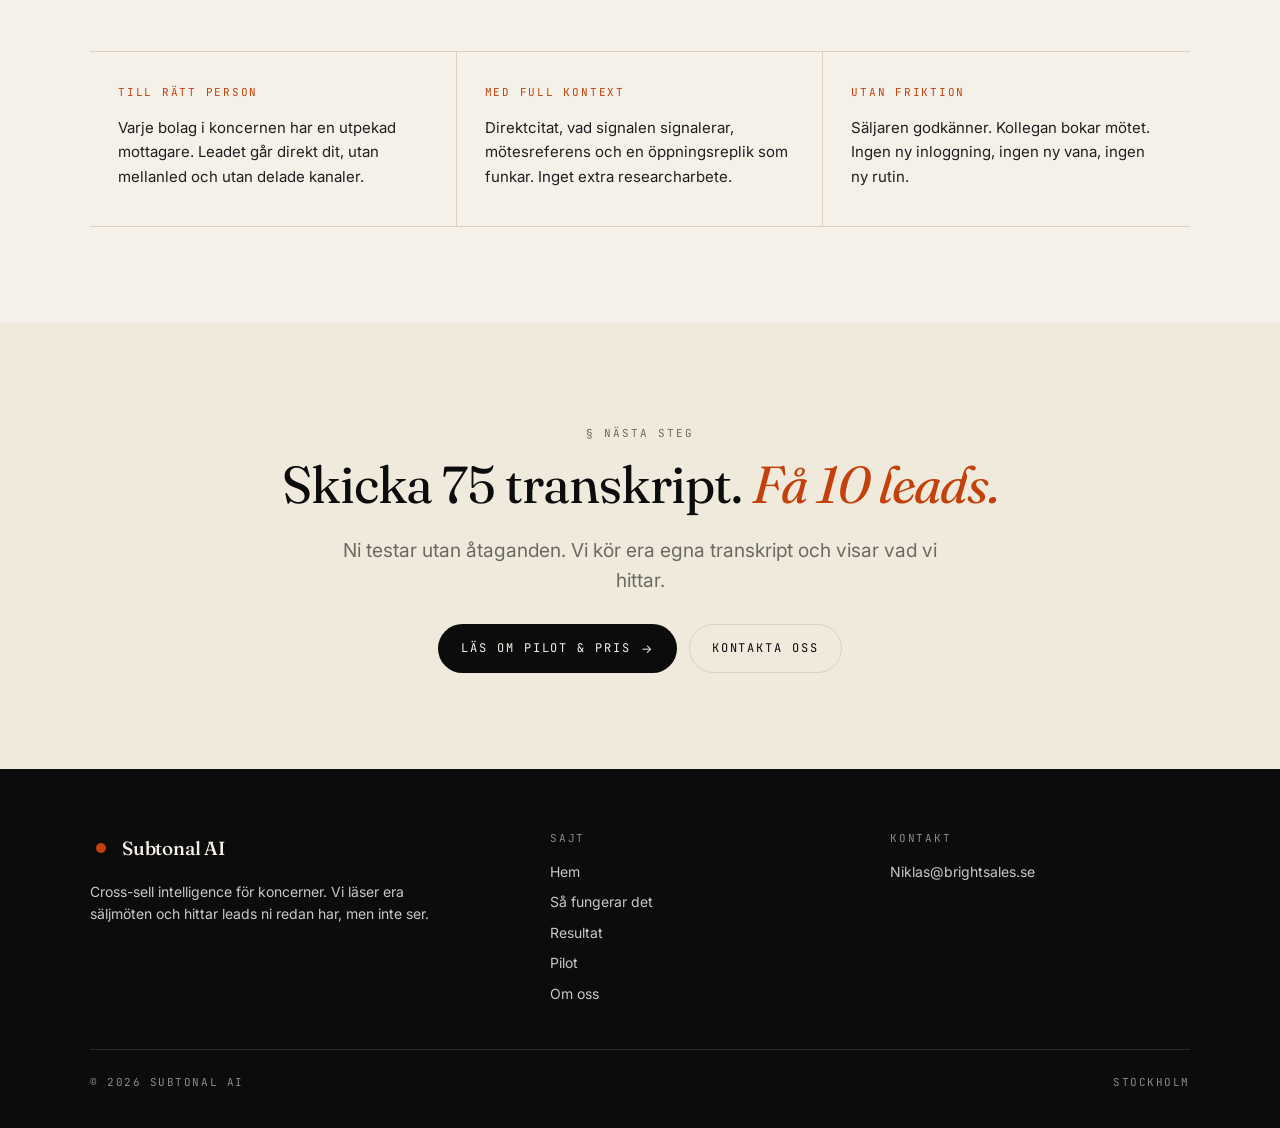
<file: sa-fungerar.html>
<!DOCTYPE html>
<html lang="sv">
<head>
<meta charset="UTF-8">
<meta name="viewport" content="width=device-width, initial-scale=1.0">
<title>Så fungerar det · Subtonal AI</title>
<meta name="description" content="Så fungerar Subtonal: Kartlägg, Analysera, Matcha, Leverera. Säljaren gör ingenting nytt.">
<link rel="icon" type="image/svg+xml" href="assets/favicon.svg">
<link rel="preconnect" href="https://fonts.googleapis.com">
<link rel="preconnect" href="https://fonts.gstatic.com" crossorigin>
<link href="https://fonts.googleapis.com/css2?family=Fraunces:ital,opsz,wght@0,9..144,300;0,9..144,400;0,9..144,500;1,9..144,400;1,9..144,500&family=Inter:wght@300;400;500;600&family=JetBrains+Mono:wght@400;500&display=swap" rel="stylesheet">
<link rel="stylesheet" href="assets/styles.css">
<style>
  .page-hero { padding: 72px 0 56px; border-bottom: 1px solid var(--line-soft); }
  .page-hero h1 { font-size: clamp(38px, 5.4vw, 64px); line-height: 1.04; max-width: 880px; }
  .page-hero h1 em { font-style: italic; color: var(--accent); }
  .page-hero .lede { margin-top: 24px; max-width: 660px; }

  /* steps */
  .steps { display: flex; flex-direction: column; }
  .step {
    display: grid;
    grid-template-columns: 140px 1.1fr 1fr;
    gap: 56px;
    padding: 56px 0;
    border-bottom: 1px solid var(--line);
    align-items: start;
  }
  .step:last-child { border-bottom: none; }
  .step-num {
    font-family: var(--serif);
    font-style: italic;
    font-size: 92px;
    line-height: 1;
    color: var(--accent);
    letter-spacing: -0.04em;
  }
  .step-num small {
    display: block;
    font-family: var(--mono);
    font-style: normal;
    font-size: 11px;
    letter-spacing: 0.18em;
    text-transform: uppercase;
    color: var(--muted);
    margin-top: 14px;
  }
  .step h2 { font-size: clamp(28px, 3vw, 38px); line-height: 1.1; margin-bottom: 14px; }
  .step h2 em { font-style: italic; color: var(--accent); }
  .step .step-body { font-size: 16px; line-height: 1.7; color: var(--ink-soft); }
  .step .detail-card {
    background: var(--paper-card);
    border: 1px solid var(--line);
    padding: 22px 24px;
    border-radius: 4px;
  }
  .step .detail-card h4 {
    font-family: var(--mono);
    font-size: 11px;
    letter-spacing: 0.16em;
    text-transform: uppercase;
    color: var(--muted);
    font-weight: 400;
    margin-bottom: 12px;
  }
  .step .detail-card ul { list-style: none; }
  .step .detail-card li {
    padding: 8px 0;
    border-bottom: 1px solid var(--line-soft);
    font-size: 14px;
    color: var(--ink-soft);
    display: flex;
    gap: 10px;
  }
  .step .detail-card li:last-child { border-bottom: none; }
  .step .detail-card li::before {
    content: "→";
    color: var(--accent);
    font-weight: 500;
    flex-shrink: 0;
  }

  @media (max-width: 920px) {
    .step { grid-template-columns: 1fr; gap: 24px; padding: 40px 0; }
    .step-num { font-size: 64px; }
  }

  /* who section */
  .who-grid { display: grid; grid-template-columns: 1fr 1fr; gap: 56px; align-items: center; }
  @media (max-width: 820px) { .who-grid { grid-template-columns: 1fr; } }

  .who-illustration {
    background: var(--paper-card);
    border: 1px solid var(--line);
    border-radius: 4px;
    padding: 36px;
    aspect-ratio: 4/3;
    display: flex;
    flex-direction: column;
    justify-content: center;
    position: relative;
    overflow: hidden;
  }
  .who-row {
    display: flex;
    align-items: center;
    gap: 16px;
    padding: 14px 0;
    border-bottom: 1px solid var(--line-soft);
    font-size: 14px;
  }
  .who-row:last-child { border-bottom: none; }
  .who-tag {
    font-family: var(--mono);
    font-size: 10px;
    letter-spacing: 0.16em;
    text-transform: uppercase;
    background: var(--ink);
    color: var(--paper);
    padding: 4px 9px;
    border-radius: 3px;
  }
  .who-tag.accent { background: var(--accent); }
  .who-row .arrow { color: var(--accent); font-weight: 500; }

  /* moat block */
  .moat {
    display: grid;
    grid-template-columns: repeat(3, 1fr);
    gap: 0;
    margin-top: 48px;
  }
  .moat-cell { padding: 28px 28px 32px; border-right: 1px solid var(--line-dark); }
  .moat-cell:last-child { border-right: none; }
  .moat-cell h4 {
    font-family: var(--serif);
    font-size: 22px;
    margin-bottom: 12px;
    color: var(--paper);
  }
  .moat-cell p { font-size: 14px; line-height: 1.6; color: #c8c8cd; }
  @media (max-width: 820px) {
    .moat { grid-template-columns: 1fr; }
    .moat-cell { border-right: none; border-bottom: 1px solid var(--line-dark); }
    .moat-cell:last-child { border-bottom: none; }
  }
</style>
</head>
<body>

<header class="site-header">
  <div class="shell row">
    <a href="index.html" class="brand"><span class="brand-mark"></span> Subtonal</a>
    <button class="nav-toggle" aria-label="Meny" onclick="document.getElementById('nav').classList.toggle('open')">Meny</button>
    <nav class="nav" id="nav">
      <a href="index.html">Hem</a>
      <a href="sa-fungerar.html" class="active">Så fungerar det</a>
      <a href="resultat.html">Resultat</a>
      <a href="pilot.html">Pilot</a>
      <a href="om-oss.html">Om oss</a>
      <a href="kontakt.html" class="nav-cta">Kontakt</a>
    </nav>
  </div>
</header>

<main>

  <section class="page-hero">
    <div class="shell">
      <div class="eyebrow">§ Så fungerar det</div>
      <h1>Säljaren gör <em>ingenting nytt</em>. Leadet dyker upp i ett annat bolag.</h1>
      <p class="lede">
        Subtonal kopplas mot transkripten ni redan skapar och levererar leads till rätt bolag i rätt person. Inga inloggningar, inga nya rutiner, inga nya verktyg att lära sig.
      </p>
    </div>
  </section>

  <!-- THE 4 STEPS -->
  <section class="section">
    <div class="shell">
      <div class="steps">

        <div class="step">
          <div class="step-num"><em>01</em><small>Kartlägg</small></div>
          <div>
            <h2>Transkripten skapas <em>ändå</em>.</h2>
            <p class="step-body">Bolagen i koncernen använder redan en notetaker för sina möten. Subtonal kopplas mot den strömmen och tar emot transkripten i bakgrunden. Säljaren märker ingenting. Beteendet i mötet är oförändrat.</p>
          </div>
          <div class="detail-card">
            <h4>Stödda källor</h4>
            <ul>
              <li>Meetric / BrightSales Insights</li>
              <li>Fireflies</li>
              <li>Agana</li>
              <li>Microsoft Teams</li>
              <li>Andra notetakers vid behov</li>
            </ul>
          </div>
        </div>

        <div class="step">
          <div class="step-num"><em>02</em><small>Analysera</small></div>
          <div>
            <h2>Vi läser <em>vad ingen annan läser.</em></h2>
            <p class="step-body">Säljaren fokuserar på sitt eget uppdrag. Kunden nämner i förbifarten att de matar in ordrar manuellt i SAP, att de funderar på att anställa, att de ska byta ERP-system. Subtonal identifierar dessa ögonblick automatiskt. Systemet separerar verkliga köpintentioner från beskrivande tillstånd.</p>
          </div>
          <div class="detail-card">
            <h4>Vad systemet letar efter</h4>
            <ul>
              <li>Uttryckta köpintentioner</li>
              <li>Latenta behov utanför samtalets syfte</li>
              <li>Pain points som passar ett annat bolag</li>
              <li>Förbehåll, friktion, manuella processer</li>
            </ul>
          </div>
        </div>

        <div class="step">
          <div class="step-num"><em>03</em><small>Matcha</small></div>
          <div>
            <h2>Rätt bolag, <em>rätt tjänst.</em></h2>
            <p class="step-body">Varje signal kopplas till det bolag i koncernen som faktiskt kan lösa behovet. En hardgate-arkitektur filtrerar bort intern konkurrens. Routing-accuracy är 86%. Inga signaler hamnar fel.</p>
          </div>
          <div class="detail-card">
            <h4>Routing-logik</h4>
            <ul>
              <li>Triggerbeskrivning per bolag</li>
              <li>Hardgates för affärsregler</li>
              <li>Filtrering av intern konkurrens</li>
              <li>Eval-loop som verifierar routingen</li>
            </ul>
          </div>
        </div>

        <div class="step">
          <div class="step-num"><em>04</em><small>Leverera</small></div>
          <div>
            <h2>Mail till <em>rätt person.</em></h2>
            <p class="step-body">Varje bolag har en tilldelad mottagare. När en signal identifieras dyker den upp i inkorgen, komplett med direktcitat och öppningsreplik. Säljaren godkänner med ett klick. Kollegan bokar mötet. Två klick från lead till action.</p>
          </div>
          <div class="detail-card">
            <h4>Innehåll i leadet</h4>
            <ul>
              <li>Direktcitat från transkriptet</li>
              <li>Vad det signalerar</li>
              <li>Färdig öppningsreplik</li>
              <li>Mötesreferens och datum</li>
            </ul>
          </div>
        </div>

      </div>
    </div>
  </section>


  <!-- MOAT -->
  <section class="section dark">
    <div class="shell">
      <div class="eyebrow on-dark">§ Vad som gör det svårt att kopiera</div>
      <h2 class="h1" style="color: var(--paper); max-width: 720px;">
        Det är inte AI:n. Det är <em class="accent">domänmodellen.</em>
      </h2>
      <p class="body on-dark" style="margin-top: 20px; max-width: 680px;">
        Notetakers som Gong, Chorus och Meetric läser samtal för att träna säljaren. Subtonal automatiserar leads inom koncerner. Det kräver något annat.
      </p>

      <div class="moat">
        <div class="moat-cell">
          <h4>Triggerbeskrivningar</h4>
          <p>Per bolag, per tjänst. Vad är ett relevant ögonblick för konsultbolaget? För SaaS-bolaget? Det är affärsmodellen kodad i triggers.</p>
        </div>
        <div class="moat-cell">
          <h4>Hardgate-arkitektur</h4>
          <p>Affärsregler i lager som filtrerar bort intern konkurrens, dubbla träffar och felaktig routing. Inte ett LLM-anrop, utan en pipeline.</p>
        </div>
        <div class="moat-cell">
          <h4>Eval-metodik</h4>
          <p>Blindeval mot riktiga transkript. Siffrorna är inte hypoteser, de är mätningar. 82% precision är resultatet av att kontinuerligt mäta och justera.</p>
        </div>
      </div>

      <a href="resultat.html" class="btn btn-on-dark btn-arrow" style="margin-top: 48px;">Se siffrorna i detalj</a>
    </div>
  </section>

  <!-- LEVERANS -->
  <section class="section">
    <div class="shell">
      <div class="section-tag">§ Leverans</div>
      <h2 class="h1" style="max-width: 760px;">Leads levereras <em class="accent">direkt till er.</em></h2>
      <p class="body" style="margin-top: 22px; max-width: 720px;">
        Inget verktyg att logga in i. Ingen ny rutin att lära sig. Varje signal landar i rätt persons inbox med direktcitat, signalförklaring och en färdig öppningsreplik. Klar att agera på.
      </p>

      <div class="leverans-grid" style="display: grid; grid-template-columns: repeat(3, 1fr); margin-top: 48px; border-top: 1px solid var(--line); border-bottom: 1px solid var(--line);">
        <div style="padding: 32px 28px 36px; border-right: 1px solid var(--line);">
          <div style="font-family: var(--mono); font-size: 11px; letter-spacing: 0.16em; text-transform: uppercase; color: var(--accent); margin-bottom: 14px;">Till rätt person</div>
          <p style="font-size: 15px; line-height: 1.65; color: var(--ink-soft);">Varje bolag i koncernen har en utpekad mottagare. Leadet går direkt dit, utan mellanled och utan delade kanaler.</p>
        </div>
        <div style="padding: 32px 28px 36px; border-right: 1px solid var(--line);">
          <div style="font-family: var(--mono); font-size: 11px; letter-spacing: 0.16em; text-transform: uppercase; color: var(--accent); margin-bottom: 14px;">Med full kontext</div>
          <p style="font-size: 15px; line-height: 1.65; color: var(--ink-soft);">Direktcitat, vad signalen signalerar, mötesreferens och en öppningsreplik som funkar. Inget extra researcharbete.</p>
        </div>
        <div style="padding: 32px 28px 36px;">
          <div style="font-family: var(--mono); font-size: 11px; letter-spacing: 0.16em; text-transform: uppercase; color: var(--accent); margin-bottom: 14px;">Utan friktion</div>
          <p style="font-size: 15px; line-height: 1.65; color: var(--ink-soft);">Säljaren godkänner. Kollegan bokar mötet. Ingen ny inloggning, ingen ny vana, ingen ny rutin.</p>
        </div>
      </div>
    </div>
  </section>

  <!-- CTA -->
  <section class="section warm">
    <div class="shell">
      <div style="text-align: center; max-width: 720px; margin: 0 auto;">
        <div class="section-tag" style="justify-content: center; display: inline-block;">§ Nästa steg</div>
        <h2 class="h1" style="margin-bottom: 22px;">Skicka 75 transkript. <em class="accent">Få 10 leads.</em></h2>
        <p class="lede" style="margin: 0 auto 28px;">
          Ni testar utan åtaganden. Vi kör era egna transkript och visar vad vi hittar.
        </p>
        <div style="display: flex; gap: 12px; justify-content: center; flex-wrap: wrap;">
          <a href="pilot.html" class="btn btn-primary btn-arrow">Läs om pilot &amp; pris</a>
          <a href="kontakt.html" class="btn btn-ghost">Kontakta oss</a>
        </div>
      </div>
    </div>
  </section>

</main>

<footer class="site-footer">
  <div class="shell">
    <div class="row">
      <div>
        <div class="brand" style="color: var(--paper);"><span class="brand-mark"></span> Subtonal AI</div>
        <p style="color: #c8c8cd; margin-top: 14px; font-size: 14px; max-width: 360px; line-height: 1.6;">
          Cross-sell intelligence för koncerner. Vi läser era säljmöten och hittar leads ni redan har, men inte ser.
        </p>
      </div>
      <div>
        <h4>Sajt</h4>
        <ul>
          <li><a href="index.html">Hem</a></li>
          <li><a href="sa-fungerar.html">Så fungerar det</a></li>
          <li><a href="resultat.html">Resultat</a></li>
          <li><a href="pilot.html">Pilot</a></li>
          <li><a href="om-oss.html">Om oss</a></li>
        </ul>
      </div>
      <div>
        <h4>Kontakt</h4>
        <ul>
          <li><a href="mailto:Niklas@brightsales.se">Niklas@brightsales.se</a></li>
        </ul>
      </div>
    </div>
    <div class="legal">
      <span>© 2026 Subtonal AI</span>
      <span>Stockholm</span>
    </div>
  </div>
</footer>

<style>
  @media
</file>
<file: assets/styles.css>
/* Subtonal AI — Editorial design system
   Color tokens, typography, primitives shared by all pages.
   Keep this file as small as possible. Page-specific layout
   stays inline in each HTML file. */

:root {
  --ink: #0c0c0d;
  --ink-soft: #1f1f22;
  --paper: #f5f1e8;
  --paper-warm: #efeadc;
  --paper-card: #ffffff;
  --line: #d9d2c2;
  --line-soft: #e8e2d2;
  --line-dark: #2a2a2d;
  --muted: #6b6960;
  --muted-soft: #97938a;
  --muted-dark: #8a8a8e;
  --accent: #c2410c;
  --accent-deep: #9a3412;
  --accent-soft: #ffb389;
  --highlight: #fef2e9;

  --serif: "Fraunces", "Iowan Old Style", "Apple Garamond", Georgia, serif;
  --sans: "Inter", -apple-system, BlinkMacSystemFont, "Segoe UI", Helvetica, Arial, sans-serif;
  --mono: "JetBrains Mono", "SF Mono", Menlo, Consolas, monospace;
}

* { box-sizing: border-box; margin: 0; padding: 0; }

html { scroll-behavior: smooth; }

body {
  background: var(--paper);
  color: var(--ink);
  font-family: var(--sans);
  font-weight: 400;
  font-size: 16px;
  line-height: 1.6;
  -webkit-font-smoothing: antialiased;
  -moz-osx-font-smoothing: grayscale;
  text-rendering: optimizeLegibility;
}

a { color: inherit; text-decoration: none; }
img { max-width: 100%; display: block; }

/* === Layout primitives ====================================== */

.shell { max-width: 1180px; margin: 0 auto; padding: 0 40px; }
.narrow { max-width: 820px; margin: 0 auto; padding: 0 40px; }

@media (max-width: 720px) {
  .shell, .narrow { padding: 0 22px; }
}

/* === Header / nav ============================================ */

.site-header {
  position: sticky;
  top: 0;
  z-index: 50;
  background: rgba(245, 241, 232, 0.92);
  backdrop-filter: saturate(140%) blur(12px);
  -webkit-backdrop-filter: saturate(140%) blur(12px);
  border-bottom: 1px solid var(--line-soft);
}

.site-header .row {
  display: flex;
  align-items: center;
  justify-content: space-between;
  height: 68px;
}

.brand {
  display: inline-flex;
  align-items: center;
  gap: 10px;
  font-family: var(--serif);
  font-weight: 500;
  font-size: 19px;
  letter-spacing: -0.01em;
  color: var(--ink);
}

.brand-mark {
  width: 22px;
  height: 22px;
  border-radius: 50%;
  background: var(--ink);
  position: relative;
  display: inline-block;
}
.brand-mark::after {
  content: "";
  position: absolute;
  inset: 6px;
  border-radius: 50%;
  background: var(--accent);
}

.nav { display: flex; align-items: center; gap: 28px; }

.nav a {
  font-family: var(--mono);
  font-size: 11.5px;
  letter-spacing: 0.16em;
  text-transform: uppercase;
  color: var(--muted);
  transition: color 0.18s;
}
.nav a:hover, .nav a.active { color: var(--ink); }

.nav .nav-cta {
  background: var(--ink);
  color: var(--paper);
  padding: 9px 14px;
  border-radius: 999px;
  letter-spacing: 0.14em;
}
.nav .nav-cta:hover { background: var(--accent); color: var(--paper); }

.nav-toggle {
  display: none;
  background: none;
  border: 1px solid var(--line);
  border-radius: 999px;
  padding: 7px 12px;
  font-family: var(--mono);
  font-size: 11px;
  letter-spacing: 0.14em;
  text-transform: uppercase;
  color: var(--ink);
  cursor: pointer;
}

@media (max-width: 820px) {
  .nav { display: none; flex-direction: column; align-items: stretch; gap: 0;
         position: absolute; top: 68px; left: 0; right: 0;
         background: var(--paper); border-bottom: 1px solid var(--line-soft);
         padding: 8px 22px 18px; }
  .nav a { padding: 12px 0; border-bottom: 1px solid var(--line-soft); }
  .nav a:last-child { border-bottom: none; }
  .nav.open { display: flex; }
  .nav-toggle { display: inline-flex; }
}

/* === Section primitives ===================================== */

.section { padding: 96px 0; }
.section.tight { padding: 64px 0; }
.section.dark { background: var(--ink); color: var(--paper); }
.section.warm { background: var(--paper-warm); }

@media (max-width: 720px) {
  .section { padding: 64px 0; }
  .section.tight { padding: 44px 0; }
}

/* === Eyebrow ================================================ */

.eyebrow {
  font-family: var(--mono);
  font-size: 11.5px;
  letter-spacing: 0.18em;
  text-transform: uppercase;
  color: var(--accent);
  display: inline-flex;
  align-items: center;
  gap: 14px;
  margin-bottom: 22px;
}
.eyebrow::before {
  content: "";
  width: 24px;
  height: 1px;
  background: var(--accent);
}
.eyebrow.on-dark { color: var(--accent-soft); }
.eyebrow.on-dark::before { background: var(--accent-soft); }

/* === Headlines ============================================== */

h1, h2, h3, h4 {
  font-family: var(--serif);
  font-weight: 400;
  letter-spacing: -0.02em;
  color: inherit;
  line-height: 1.08;
}

.display {
  font-size: clamp(40px, 6.6vw, 78px);
  line-height: 1.02;
  letter-spacing: -0.025em;
}

.h1 { font-size: clamp(34px, 4.2vw, 52px); line-height: 1.08; }
.h2 { font-size: clamp(26px, 2.8vw, 36px); line-height: 1.15; }
.h3 { font-size: 20px; line-height: 1.3; font-weight: 500; }

.lede {
  font-size: clamp(17px, 1.5vw, 20px);
  line-height: 1.6;
  color: var(--muted);
  max-width: 640px;
  font-weight: 400;
}
.lede.on-dark { color: var(--muted-dark); }

.body { font-size: 16px; line-height: 1.7; color: var(--ink-soft); }
.body.on-dark { color: #c8c8cd; }

em.accent { font-style: italic; color: var(--accent); font-family: var(--serif); }

/* === Buttons ================================================ */

.btn {
  display: inline-flex;
  align-items: center;
  gap: 10px;
  padding: 14px 22px;
  font-family: var(--mono);
  font-size: 12px;
  letter-spacing: 0.16em;
  text-transform: uppercase;
  border-radius: 999px;
  border: 1px solid transparent;
  transition: all 0.18s;
  cursor: pointer;
}
.btn-primary { background: var(--ink); color: var(--paper); }
.btn-primary:hover { background: var(--accent); }
.btn-ghost { border-color: var(--line); color: var(--ink); }
.btn-ghost:hover { border-color: var(--ink); }
.btn-on-dark { background: var(--paper); color: var(--ink); }
.btn-on-dark:hover { background: var(--accent-soft); }
.btn-arrow::after { content: "→"; font-family: var(--sans); }

/* === Stats row ============================================== */

.stats-row {
  display: grid;
  grid-template-columns: repeat(3, 1fr);
  gap: 0;
  border-top: 1px solid var(--line);
  border-bottom: 1px solid var(--line);
}
.stats-row.on-dark { border-top-color: var(--line-dark); border-bottom-color: var(--line-dark); }

.stat-cell {
  padding: 32px 28px;
  border-right: 1px solid var(--line);
}
.stats-row.on-dark .stat-cell { border-right-color: var(--line-dark); }
.stat-cell:last-child { border-right: none; }

.stat-num {
  font-family: var(--serif);
  font-style: italic;
  font-size: clamp(48px, 5vw, 68px);
  line-height: 1;
  color: var(--accent);
  letter-spacing: -0.02em;
}
.stat-num .unit { font-size: 0.42em; color: var(--muted); font-style: normal; margin-left: 4px; }
.stat-label {
  margin-top: 14px;
  font-family: var(--mono);
  font-size: 11px;
  letter-spacing: 0.14em;
  text-transform: uppercase;
  color: var(--muted);
}
.stats-row.on-dark .stat-label { color: var(--muted-dark); }

@media (max-width: 720px) {
  .stats-row { grid-template-columns: 1fr; }
  .stat-cell { border-right: none; border-bottom: 1px solid var(--line); }
  .stats-row.on-dark .stat-cell { border-bottom-color: var(--line-dark); }
  .stat-cell:last-child { border-bottom: none; }
}

/* === Lead card ============================================== */

.lead-card {
  background: var(--paper-card);
  border: 1px solid var(--line);
  border-radius: 4px;
  overflow: hidden;
  box-shadow: 0 18px 40px -28px rgba(0,0,0,0.18);
}
.lead-head {
  background: var(--ink);
  color: var(--paper);
  padding: 14px 22px;
  display: flex;
  align-items: center;
  gap: 12px;
  font-family: var(--mono);
  font-size: 11px;
  letter-spacing: 0.14em;
  text-transform: uppercase;
}
.signal-dot {
  width: 8px;
  height: 8px;
  border-radius: 50%;
  background: var(--accent);
  box-shadow: 0 0 0 4px rgba(194, 65, 12, 0.18);
}
.lead-body {
  display: grid;
  grid-template-columns: 1fr 1fr 1fr;
  gap: 0;
}
.lead-col {
  padding: 22px 24px;
  border-right: 1px solid var(--line-soft);
  font-size: 14px;
  line-height: 1.55;
  color: var(--ink-soft);
}
.lead-col:last-child { border-right: none; }
.lead-col-label {
  font-family: var(--mono);
  font-size: 10px;
  letter-spacing: 0.16em;
  text-transform: uppercase;
  color: var(--muted);
  margin-bottom: 12px;
}
.lead-quote {
  font-family: var(--serif);
  font-style: italic;
  font-size: 15px;
  line-height: 1.55;
  color: var(--ink);
  border-left: 2px solid var(--accent);
  padding-left: 14px;
}

@media (max-width: 820px) {
  .lead-body { grid-template-columns: 1fr; }
  .lead-col { border-right: none; border-bottom: 1px solid var(--line-soft); }
  .lead-col:last-child { border-bottom: none; }
}

/* === Section tag ============================================ */

.section-tag {
  font-family: var(--mono);
  font-size: 11px;
  letter-spacing: 0.18em;
  text-transform: uppercase;
  color: var(--muted);
  margin-bottom: 14px;
}
.section-tag.on-dark { color: var(--muted-dark); }

/* === Footer ================================================= */

.site-footer {
  background: var(--ink);
  color: var(--paper);
  padding: 64px 0 36px;
}
.site-footer .row {
  display: grid;
  grid-template-columns: 1.4fr 1fr 1fr;
  gap: 40px;
  padding-bottom: 36px;
  border-bottom: 1px solid var(--line-dark);
}
.site-footer h4 {
  font-family: var(--mono);
  font-size: 11px;
  letter-spacing: 0.16em;
  text-transform: uppercase;
  color: var(--muted-dark);
  margin-bottom: 16px;
  font-weight: 400;
}
.site-footer ul { list-style: none; }
.site-footer li { margin-bottom: 8px; font-size: 14px; color: #c8c8cd; }
.site-footer a:hover { color: var(--accent-soft); }
.site-footer .legal {
  margin-top: 24px;
  font-family: var(--mono);
  font-size: 11px;
  letter-spacing: 0.14em;
  text-transform: uppercase;
  color: var(--muted-dark);
  display: flex;
  justify-content: space-between;
}

@media (max-width: 720px) {
  .site-footer .row { grid-template-columns: 1fr; gap: 28px; }
  .site-footer .legal { flex-direction: column; gap: 8px; }
}

/* === Misc utilities ========================================= */

.divider { border: none; border-top: 1px solid var(--line); margin: 56px 0; }
.divider.on-dark { border-top-color: var(--line-dark); }

.pill {
  display: inline-block;
  padding: 5px 11px;
  border-radius: 999px;
  background: var(--highlight);
  color: var(--accent-deep);
  font-family: var(--mono);
  font-size: 10.5px;
  letter-spacing: 0.14em;
  text-transform: uppercase;
}

.fade-in { opacity: 0; transform: translateY(12px); animation: fadeUp 0.9s ease forwards; }
@keyframes fadeUp { to { opacity: 1; transform: none; } }
</file>
